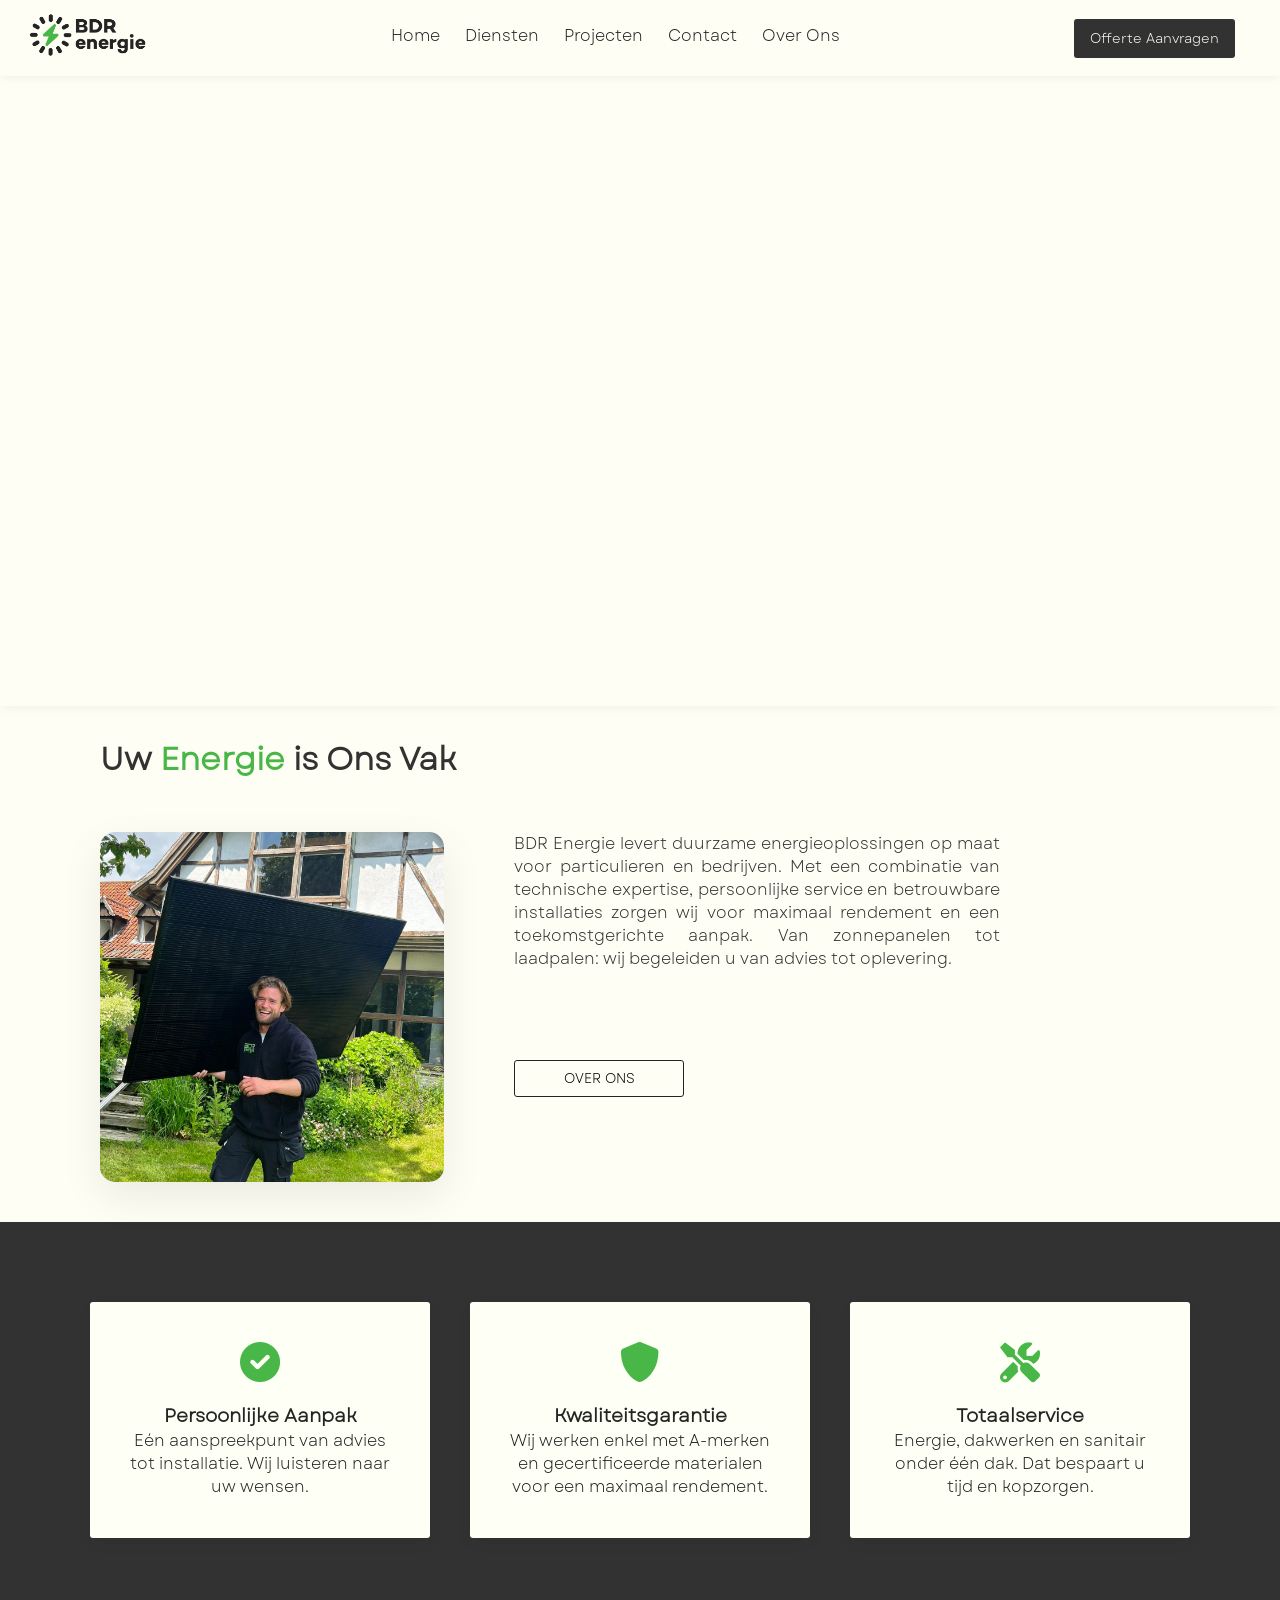
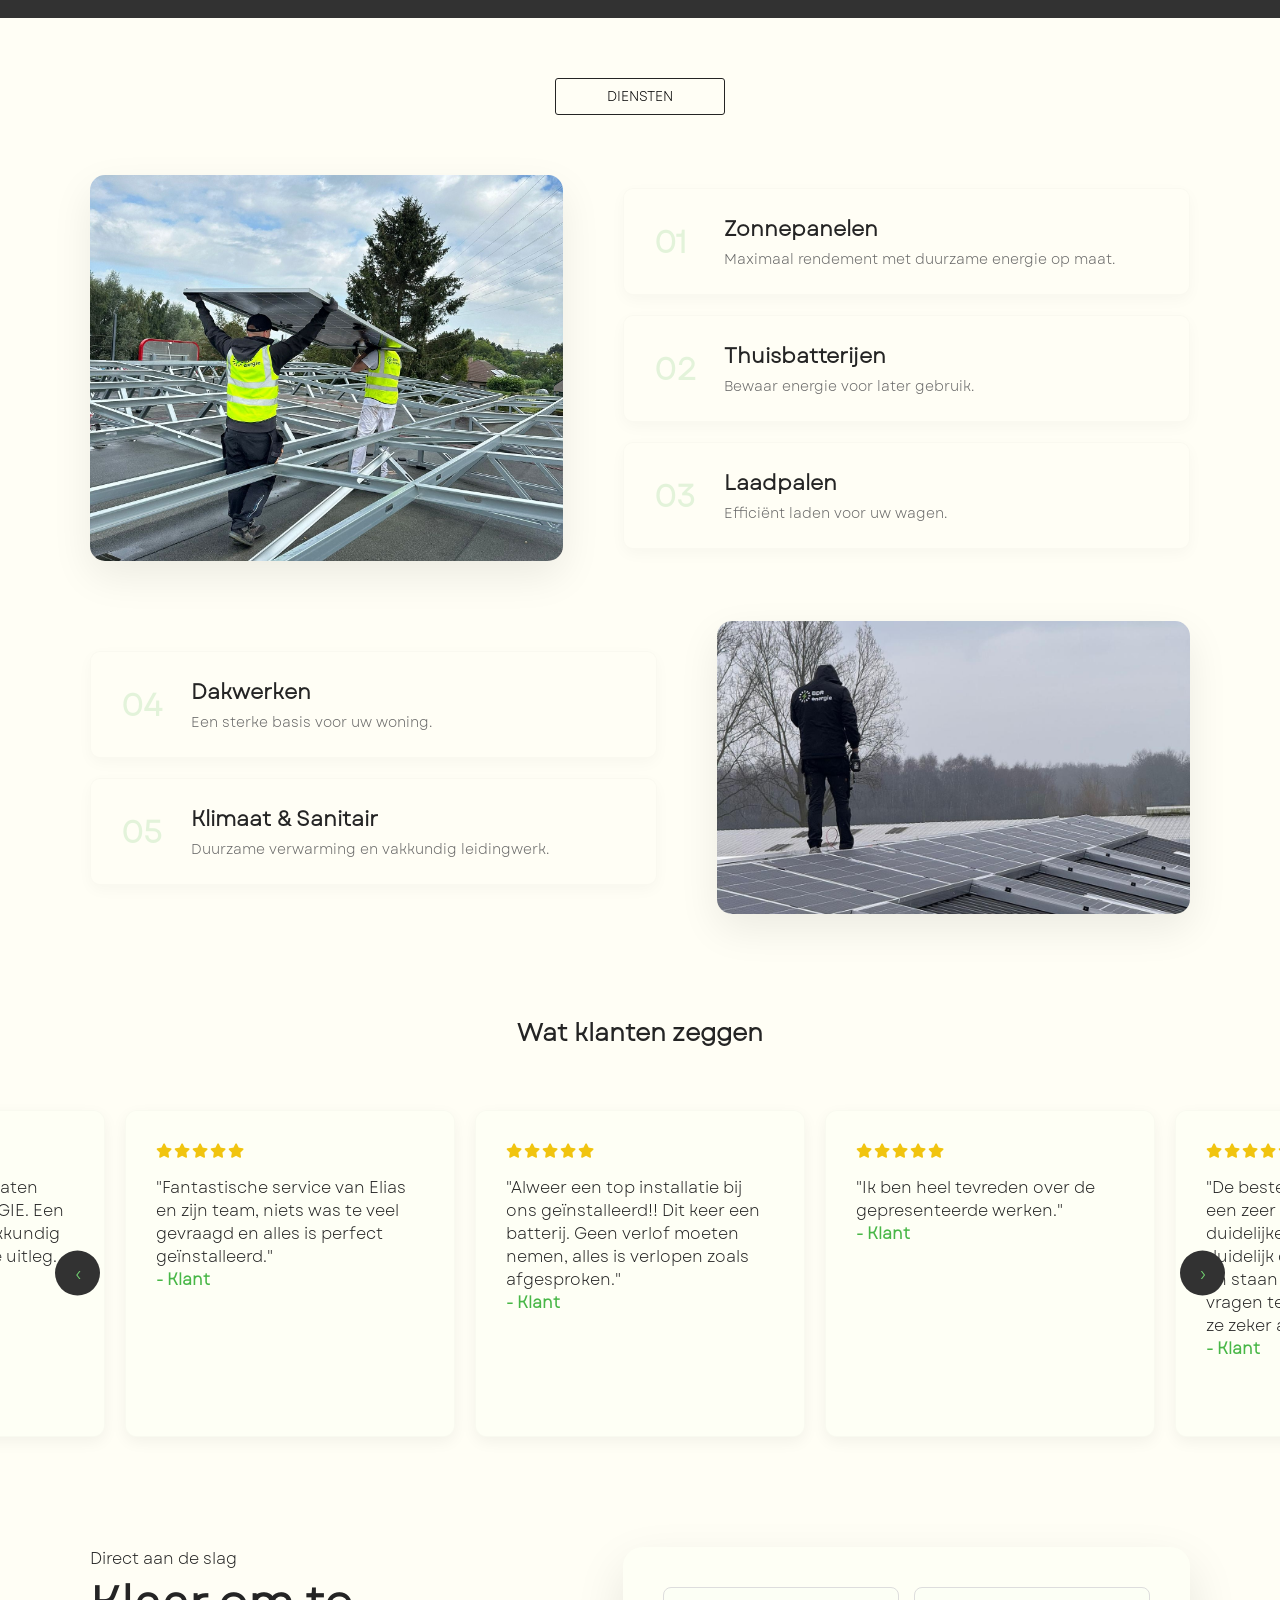
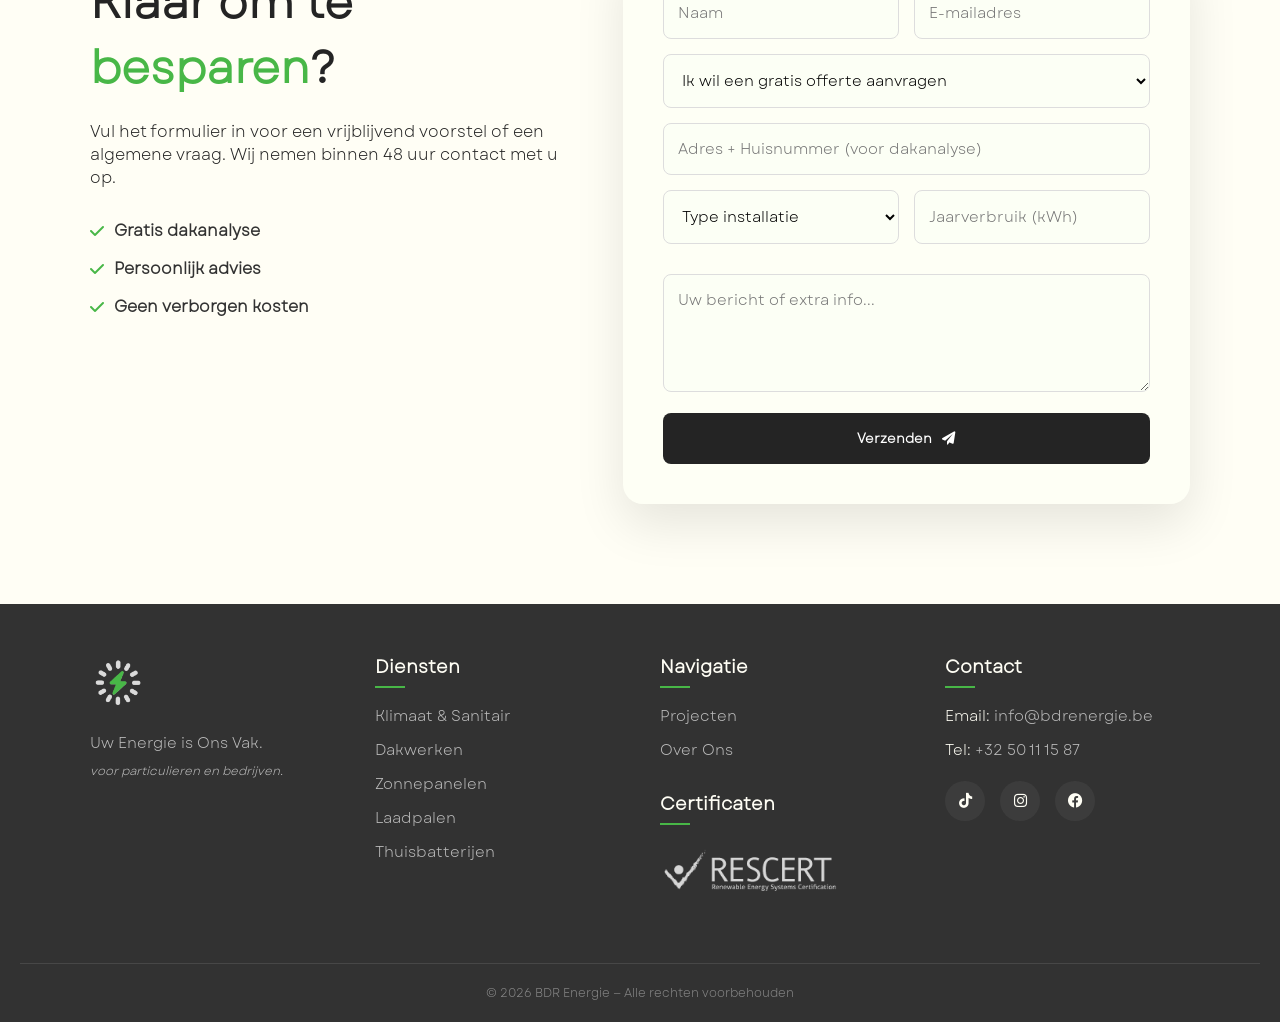
<file: index.html>
<!doctype html>
<html lang="nl">
  <head>
    <meta charset="UTF-8" />
    <meta name="viewport" content="width=device-width, initial-scale=1.0" />
    <title>BDR Energie</title>
    <link rel="stylesheet" href="./style/main.css" />
    <link rel="stylesheet" href="./style/mobile.css" />
    <link rel="stylesheet" href="./style/animaties.css" />
    <link rel="icon" type="image/x-icon" href="/assets/favicon.svg" />
  </head>
  <body>
    <header class="header">
      <div class="menu">
        <a href="./index.html"><img src="./assets/logo-bdr.png" id="logo" /></a>

        <ul class="tabs" id="nav">
          <li><a href="./index.html">Home</a></li>
          <li><a href="./diensten.html">Diensten</a></li>
          <li><a href="./projecten.html">Projecten</a></li>
          <li><a href="./contact.html">Contact</a></li>
          <li><a href="./overons.html">Over Ons</a></li>
        </ul>

        <button
          id="offertebtn"
          onclick="window.location.href = './index.html#offerte-sectie'"
        >
          Offerte Aanvragen
        </button>

        <div class="hamburger" onclick="toggleMenu()">☰</div>
      </div>
    </header>

    <span class="header-video">
      <div class="hero-video">
        <video autoplay muted loop playsinline>
          <source src="./assets/bdr_promotional_video.mp4" type="video/mp4" />
        </video>

        <div class="hero-overlay"></div>
      </div>
    </span>

    <section class="over-ons">
      <h1>Uw <span id="word">Energie</span> is Ons Vak</h1>
      <div class="over-ons-container">
        <img src="./assets/imagefront.jpeg" id="over-ons-pic" />
        <div>
          <p>
            BDR Energie levert duurzame energieoplossingen op maat voor
            particulieren en bedrijven. Met een combinatie van technische
            expertise, persoonlijke service en betrouwbare installaties zorgen
            wij voor maximaal rendement en een toekomstgerichte aanpak. Van
            zonnepanelen tot laadpalen: wij begeleiden u van advies tot
            oplevering.
          </p>
          <button onclick="window.location.href = './overons.html'">
            Over Ons
          </button>
        </div>
      </div>
    </section>

    <!-- <section>
      <div class="waarden-container">
        <div class="waarde">
          <h3>Slim energiebeheer op maat</h3>
          <p>
            Van zonnepanelen tot thuisbatterijen en laadpalen: wij zorgen ervoor
            dat uw energieverbruik optimaal wordt afgestemd op uw woning of
            bedrijf.
          </p>
        </div>
        <div class="waarde">
          <h3>Totaaloplossing zonder zorgen</h3>
          <p>
            Wij combineren energie, dakwerken en sanitair in één geïntegreerde
            aanpak. Eén partner, één planning, één duidelijke
            verantwoordelijkheid.
          </p>
        </div>
        <div class="waarde">
          <h3>Betrouwbare installatie & lange termijn service</h3>
          <p>
            Wij werken met duurzame materialen en zorgen voor een correcte
            installatie, opvolging en onderhoud. Zo bent u zeker van een systeem
            dat jarenlang blijft presteren.
          </p>
        </div>
      </div>
    </section> -->
    <section class="our-values">
      <div class="container">
        <div class="values-header">
          <h2></h2>
        </div>
        <div class="values-grid">
          <div class="value-card">
            <i class="fas fa-check-circle"></i>
            <h3>Persoonlijke Aanpak</h3>
            <p>
              Eén aanspreekpunt van advies tot installatie. Wij luisteren naar
              uw wensen.
            </p>
          </div>
          <div class="value-card">
            <i class="fas fa-shield-alt"></i>
            <h3>Kwaliteitsgarantie</h3>
            <p>
              Wij werken enkel met A-merken en gecertificeerde materialen voor
              een maximaal rendement.
            </p>
          </div>
          <div class="value-card">
            <i class="fas fa-tools"></i>
            <h3>Totaalservice</h3>
            <p>
              Energie, dakwerken en sanitair onder één dak. Dat bespaart u tijd
              en kopzorgen.
            </p>
          </div>
        </div>
      </div>
    </section>

    <section class="diensten" id="diensten-section">
      <span class="diensten-btn-area">
        <button onclick="window.location.href = './diensten.html'">
          Diensten
        </button>
      </span>

      <div class="diensten-row">
        <div class="diensten-img-container animate-on-scroll fade-in-left">
          <img
            src="./assets/banner_zonnepanelen.jpg"
            alt="Zonnepanelen realisatie"
          />
        </div>

        <div class="diensten-list">
          <a
            href="./diensten.html#zonnepanelen"
            class="dienst-link animate-on-scroll fade-in-right"
            data-delay="100"
          >
            <div class="dienst">
              <span class="dienst-number">01</span>
              <div class="dienst-content">
                <h3>Zonnepanelen</h3>
                <p>Maximaal rendement met duurzame energie op maat.</p>
              </div>
              <i class="fas fa-arrow-right list-arrow"></i>
            </div>
          </a>

          <a
            href="./diensten.html#thuisbatterijen"
            class="dienst-link animate-on-scroll fade-in-right"
            data-delay="300"
          >
            <div class="dienst">
              <span class="dienst-number">02</span>
              <div class="dienst-content">
                <h3>Thuisbatterijen</h3>
                <p>Bewaar energie voor later gebruik.</p>
              </div>
              <i class="fas fa-arrow-right list-arrow"></i>
            </div>
          </a>

          <a
            href="./diensten.html#laadpalen"
            class="dienst-link animate-on-scroll fade-in-right"
            data-delay="500"
          >
            <div class="dienst">
              <span class="dienst-number">03</span>
              <div class="dienst-content">
                <h3>Laadpalen</h3>
                <p>Efficiënt laden voor uw wagen.</p>
              </div>
              <i class="fas fa-arrow-right list-arrow"></i>
            </div>
          </a>
        </div>
      </div>

      <div class="diensten-row reverse">
        <div class="diensten-list">
          <a
            href="./diensten.html#dakwerken"
            class="dienst-link animate-on-scroll fade-in-left"
            data-delay="100"
          >
            <div class="dienst">
              <span class="dienst-number">04</span>
              <div class="dienst-content">
                <h3>Dakwerken</h3>
                <p>Een sterke basis voor uw woning.</p>
              </div>
              <i class="fas fa-arrow-right list-arrow"></i>
            </div>
          </a>

          <a
            href="./diensten.html#sanitair"
            class="dienst-link animate-on-scroll fade-in-left"
            data-delay="300"
          >
            <div class="dienst">
              <span class="dienst-number">05</span>
              <div class="dienst-content">
                <h3>Klimaat & Sanitair</h3>
                <p>Duurzame verwarming en vakkundig leidingwerk.</p>
              </div>
              <i class="fas fa-arrow-right list-arrow"></i>
            </div>
          </a>
        </div>

        <div class="diensten-img-container animate-on-scroll fade-in-right">
          <img src="./assets/winter.jpeg" alt="Sanitair werken" />
        </div>
      </div>
    </section>

    <section class="recensies">
      <div class="recensies-container">
        <div class="recensies-header">
          <h2>Wat klanten zeggen</h2>
        </div>
        <div class="recensies-wrapper">
          <button class="arrow left" onclick="scrollReviews(-1)">‹</button>
          <div class="recensies-track" id="reviewsTrack">
            <div class="review">
              <div class="stars">
                <i class="fas fa-star"></i><i class="fas fa-star"></i
                ><i class="fas fa-star"></i><i class="fas fa-star"></i
                ><i class="fas fa-star"></i>
              </div>
              <p>
                "Goede service. Kleine probleempje werd vakkundig opgelost,
                zonder enig gemor. Zelfs een noodzakelijke verbetering ( wat
                buiten hun 'scope' was!! ) , werd - aan redelijke prijs- meteen
                aangepast in de verdeelkast. Bedankt!"
              </p>
              <h4>- Klant</h4>
            </div>
            <div class="review">
              <div class="stars">
                <i class="fas fa-star"></i><i class="fas fa-star"></i
                ><i class="fas fa-star"></i><i class="fas fa-star"></i
                ><i class="fas fa-star"></i>
              </div>
              <p>
                "Nadat de vorige firma mij in de steek had gelaten heeft BDR
                ENERGIE mij heel goed geholpen en uit de nood geholpen aan een
                zeer redelijke prijs. nogmaals BEDANKT"
              </p>
              <h4>- Klant</h4>
            </div>
            <div class="review">
              <div class="stars">
                <i class="fas fa-star"></i><i class="fas fa-star"></i
                ><i class="fas fa-star"></i><i class="fas fa-star"></i
                ><i class="fas fa-star"></i>
              </div>
              <p>
                "Vandaag thuisbattery laten plaatsen van BDR ENERGIE. Een
                persoon met kennis vakkundig geplaatst en voldoende uitleg. Een
                aanrader."
              </p>
              <h4>- Klant</h4>
            </div>
            <div class="review">
              <div class="stars">
                <i class="fas fa-star"></i><i class="fas fa-star"></i
                ><i class="fas fa-star"></i><i class="fas fa-star"></i
                ><i class="fas fa-star"></i>
              </div>
              <p>
                "Fantastische service van Elias en zijn team, niets was te veel
                gevraagd en alles is perfect geïnstalleerd."
              </p>
              <h4>- Klant</h4>
            </div>
            <div class="review">
              <div class="stars">
                <i class="fas fa-star"></i><i class="fas fa-star"></i
                ><i class="fas fa-star"></i><i class="fas fa-star"></i
                ><i class="fas fa-star"></i>
              </div>
              <p>
                "Alweer een top installatie bij ons geïnstalleerd!! Dit keer een
                batterij. Geen verlof moeten nemen, alles is verlopen zoals
                afgesproken."
              </p>
              <h4>- Klant</h4>
            </div>
            <div class="review">
              <div class="stars">
                <i class="fas fa-star"></i><i class="fas fa-star"></i
                ><i class="fas fa-star"></i><i class="fas fa-star"></i
                ><i class="fas fa-star"></i>
              </div>
              <p>"Ik ben heel tevreden over de gepresenteerde werken."</p>
              <h4>- Klant</h4>
            </div>
            <div class="review">
              <div class="stars">
                <i class="fas fa-star"></i><i class="fas fa-star"></i
                ><i class="fas fa-star"></i><i class="fas fa-star"></i
                ><i class="fas fa-star"></i>
              </div>
              <p>
                "De beste in het vak! Wij kregen een zeer uitgebreide en
                duidelijke uitleg, ze weten duidelijk over wat ze het hebben en
                staan ook steeds klaar om je vragen te beantwoorden. Ik kan ze
                zeker aanraden!"
              </p>
              <h4>- Klant</h4>
            </div>
          </div>
          <button class="arrow right" onclick="scrollReviews(1)">›</button>
        </div>
        <div class="progress-container">
          <div class="progress-bar" id="scrollBar"></div>
        </div>
      </div>
    </section>

    <section class="home-offerte" id="offerte-sectie">
      <div class="offerte-container animate-on-scroll fade-in-up">
        <div class="offerte-text">
          <span class="subtitle">Direct aan de slag</span>
          <h2>Klaar om te <span id="word">besparen</span>?</h2>
          <p>
            Vul het formulier in voor een vrijblijvend voorstel of een algemene
            vraag. Wij nemen binnen 48 uur contact met u op.
          </p>

          <div class="offerte-features">
            <div class="feat">
              <i class="fas fa-check"></i> Gratis dakanalyse
            </div>
            <div class="feat">
              <i class="fas fa-check"></i> Persoonlijk advies
            </div>
            <div class="feat">
              <i class="fas fa-check"></i> Geen verborgen kosten
            </div>
          </div>
        </div>

        <div class="offerte-card">
          <form
            id="offerte-form"
            data-web3forms
            data-error-id="offerte-form-error"
            action="https://api.web3forms.com/submit"
            method="POST"
            class="bdr-offerte-form"
          >
            <input
              type="hidden"
              name="access_key"
              value="757355f6-6854-4986-b210-68ca87c431a6"
            />
            <input
              type="hidden"
              name="redirect"
              value="./form-completed.html"
            />
            <input
              type="hidden"
              name="subject"
              value="Nieuwe offerte of vraag via website - BDR Energie"
            />
            <div class="form-row">
              <input type="text" name="name" placeholder="Naam" />
              <input
                type="email"
                name="email"
                placeholder="E-mailadres"
                required
              />
            </div>

            <div class="form-group">
              <select
                id="aanvraag-type"
                name="aanvraag_type"
                onchange="toggleFormFields()"
              >
                <option value="offerte" selected>
                  Ik wil een gratis offerte aanvragen
                </option>
                <option value="vraag">Ik heb een algemene vraag</option>
              </select>
            </div>

            <div id="extra-offerte-velden" class="hidden-fields">
              <div class="form-group">
                <input
                  type="text"
                  name="adres"
                  placeholder="Adres + Huisnummer (voor dakanalyse)"
                />
              </div>
              <div class="form-row">
                <select name="type_installatie">
                  <option value="" disabled selected>Type installatie</option>
                  <option value="zonnepanelen">Zonnepanelen</option>
                  <option value="batterij">Thuisbatterij</option>
                  <option value="laadpaal">Laadpaal</option>
                  <option value="airco">Airco's</option>
                  <option value="sanitair">Sanitair</option>
                  <option value="totaal">Totaalpakket</option>
                </select>
                <input
                  type="number"
                  name="jaarverbruik"
                  placeholder="Jaarverbruik (kWh)"
                />
              </div>
            </div>

            <div class="form-group">
              <textarea
                name="bericht"
                placeholder="Uw bericht of extra info..."
                rows="4"
              ></textarea>
            </div>

            <p
              id="offerte-form-error"
              class="form-service-error"
              role="alert"
              hidden
            ></p>

            <button type="submit" class="submit-btn">
              Verzenden <i class="fas fa-paper-plane"></i>
            </button>
          </form>
        </div>
      </div>
    </section>

    <footer class="footer">
      <div class="footer-container">
        <div class="footer-col brand">
          <img
            src="./assets/logo-white.png"
            class="footer-logo"
            alt="BDR Energie Logo"
          />
          <p>
            Uw Energie is Ons Vak.<br /><span
              >voor particulieren en bedrijven.</span
            >
          </p>
        </div>

        <div class="footer-col">
          <h4>Diensten</h4>
          <ul>
            <li><a href="./diensten.html#sanitair">Klimaat & Sanitair</a></li>
            <li><a href="./diensten.html#dakwerken">Dakwerken</a></li>
            <li><a href="./diensten.html#zonnepanelen">Zonnepanelen</a></li>
            <li><a href="./diensten.html#laadpalen">Laadpalen</a></li>
            <li>
              <a href="./diensten.html#thuisbatterijen">Thuisbatterijen</a>
            </li>
          </ul>
        </div>

        <div class="footer-col">
          <h4>Navigatie</h4>
          <ul>
            <li><a href="./projecten.html">Projecten</a></li>
            <li><a href="./overons.html">Over Ons</a></li>
          </ul>
          <h4 class="cert-title">Certificaten</h4>
          <a href="https://rescert.be/nl/list?res_category=2" target="_blank">
            <img
              src="./assets/rescert.png"
              class="cert-img"
              alt="Rescert Certificaat"
            />
          </a>
        </div>

        <div class="footer-col">
          <h4>Contact</h4>
          <ul class="contact-list">
            <li>
              Email: <a href="mailto:info@bdrenergie.be">info@bdrenergie.be</a>
            </li>
            <li>Tel: <a href="tel:+3250111587">+32 50 11 15 87</a></li>
          </ul>
          <div class="social-links">
            <a
              href="https://www.tiktok.com/@bdrenergie/"
              target="_blank"
              class="social-icon"
              ><i class="fab fa-tiktok"></i
            ></a>
            <a
              href="https://www.instagram.com/bdrenergie/"
              target="_blank"
              class="social-icon"
              ><i class="fab fa-instagram"></i
            ></a>
            <a
              href="https://www.facebook.com/p/BDR-energie-100090454265218/"
              target="_blank"
              class="social-icon"
              ><i class="fab fa-facebook"></i
            ></a>
          </div>
        </div>
      </div>

      <div class="footer-bottom">
        <p>© 2026 BDR Energie — Alle rechten voorbehouden</p>
      </div>
    </footer>

    <link
      rel="stylesheet"
      href="https://cdnjs.cloudflare.com/ajax/libs/font-awesome/6.0.0/css/all.min.css"
    />
  </body>
  <script src="./logic/main.js"></script>
  <script src="./logic/recensies.js"></script>
  <script src="./logic/contact-form.js"></script>
</html>
</file>
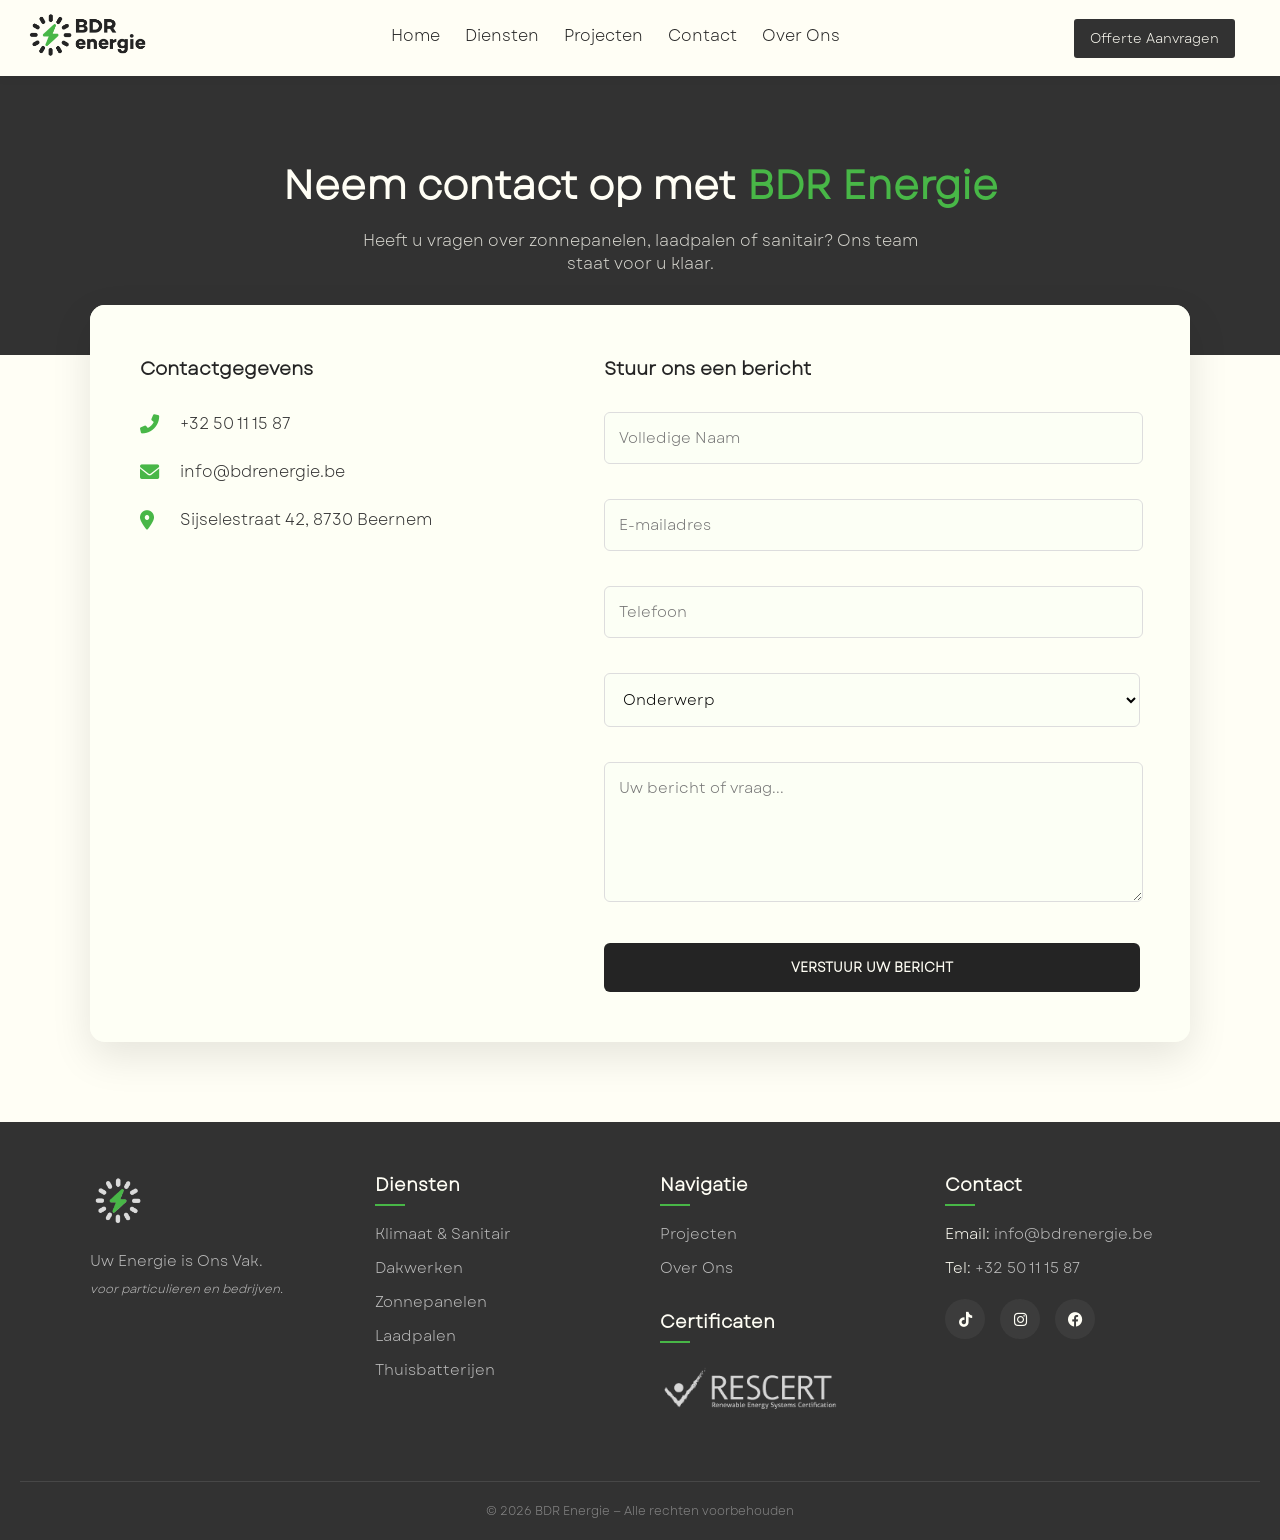
<file: contact.html>
<!doctype html>
<html lang="nl">
  <head>
    <meta charset="UTF-8" />
    <meta name="viewport" content="width=device-width, initial-scale=1.0" />
    <title>Contact - BDR Energie</title>
    <link rel="stylesheet" href="./style/main.css" />
    <link rel="stylesheet" href="./style/animaties.css" />
    <link rel="stylesheet" href="./style/contact.css" />
    <link rel="stylesheet" href="./style/mobile.css" />
    <link rel="icon" type="image/x-icon" href="/assets/favicon.svg" />
  </head>

  <body>
    <header class="header">
      <div class="menu">
        <a href="./index.html"><img src="./assets/logo-bdr.png" id="logo" /></a>

        <ul class="tabs" id="nav">
          <li><a href="./index.html">Home</a></li>
          <li><a href="./diensten.html">Diensten</a></li>
          <li><a href="./projecten.html">Projecten</a></li>
          <li><a href="./contact.html">Contact</a></li>
          <li><a href="./overons.html">Over Ons</a></li>
        </ul>

        <button
          id="offertebtn"
          onclick="window.location.href = './index.html#offerte-sectie'"
        >
          Offerte Aanvragen
        </button>

        <div class="hamburger" onclick="toggleMenu()">☰</div>
      </div>
    </header>
    <section class="contact-hero">
      <h1>Neem contact op met <span id="word">BDR Energie</span></h1>
      <p>
        Heeft u vragen over zonnepanelen, laadpalen of sanitair? Ons team staat
        voor u klaar.
      </p>
    </section>

    <section class="contact-page">
      <div class="contact-grid">
        <div class="contact-details">
          <h3>Contactgegevens</h3>
          <div class="contact-item">
            <i class="fas fa-phone-alt"></i>
            <span><a href="tel:+32493299175">+32 50 11 15 87</a></span>
          </div>
          <div class="contact-item">
            <i class="fas fa-envelope"></i>
            <span
              ><a href="mailto:info@bdrenergie.be">info@bdrenergie.be</a></span
            >
          </div>
          <div class="contact-item">
            <i class="fas fa-map-marker-alt"></i>
            <span>Sijselestraat 42, 8730 Beernem</span>
          </div>

          <div class="contact-map">
            <iframe
              src="https://www.google.com/maps/embed?pb=!1m18!1m12!1m3!1d2503.7365618413645!2d3.3361843!3d51.1317666!2m3!1f0!2f0!3f0!3m2!1i1024!2i768!4f13.1!3m3!1m2!1s0x47c35061694f6f7d%3A0x7d6c6e76878b4b7c!2sSijselestraat%2042%2C%208730%20Beernem!5e0!3m2!1snl!2sbe!4v1710500000000!5m2!1snl!2sbe"
              width="100%"
              height="250"
              style="border: 0"
              allowfullscreen=""
              loading="lazy"
            >
            </iframe>
          </div>
        </div>

        <div class="contact-form-wrapper">
          <h3>Stuur ons een bericht</h3>
          <form
            id="contact-form"
            data-web3forms
            data-error-id="contact-form-error"
            action="https://api.web3forms.com/submit"
            method="POST"
            class="bdr-form"
          >
            <input
              type="hidden"
              name="access_key"
              value="38a9959f-8b40-42e0-8e69-24d7278354b8"
            />
            <input
              type="hidden"
              name="redirect"
              value="./form-completed.html"
            />
            <input
              type="hidden"
              name="subject"
              value="Nieuw bericht via contactformulier - BDR Energie"
            />
            <div class="form-group">
              <input
                type="text"
                name="name"
                placeholder="Volledige Naam"
                required
              />
            </div>
            <div class="form-group">
              <input
                type="email"
                name="email"
                placeholder="E-mailadres"
                required
              />
            </div>
            <div class="form-group">
              <input
                type="tel"
                name="phone"
                placeholder="Telefoon"
                required
              />
            </div>
            <div class="form-group">
              <select name="onderwerp" required>
                <option value="" disabled selected>Onderwerp</option>
                <option>Algemene elektriciteitswerken</option>
                <option>Zonnepanelen</option>
                <option>Thuisbatterijen</option>
                <option>Omvormers</option>
                <option>Warmtepompen</option>
                <option>Laadpalen</option>
                <option>Airconditioning</option>
              </select>
            </div>
            <div class="form-group">
              <textarea
                name="question"
                placeholder="Uw bericht of vraag..."
                rows="5"
                required
              ></textarea>
            </div>
            <p
              id="contact-form-error"
              class="form-service-error"
              role="alert"
              hidden
            ></p>
            <button type="submit" class="submit-btn">Verstuur uw bericht</button>
          </form>
        </div>
      </div>
    </section>

    <footer class="footer">
      <div class="footer-container">
        <div class="footer-col brand">
          <img
            src="./assets/logo-white.png"
            class="footer-logo"
            alt="BDR Energie Logo"
          />
          <p>
            Uw Energie is Ons Vak.<br /><span
              >voor particulieren en bedrijven.</span
            >
          </p>
        </div>

        <div class="footer-col">
          <h4>Diensten</h4>
          <ul>
            <li><a href="./diensten.html#sanitair">Klimaat & Sanitair</a></li>
            <li><a href="./diensten.html#dakwerken">Dakwerken</a></li>
            <li><a href="./diensten.html#zonnepanelen">Zonnepanelen</a></li>
            <li><a href="./diensten.html#laadpalen">Laadpalen</a></li>
            <li>
              <a href="./diensten.html#thuisbatterijen">Thuisbatterijen</a>
            </li>
          </ul>
        </div>

        <div class="footer-col">
          <h4>Navigatie</h4>
          <ul>
            <li><a href="./projecten.html">Projecten</a></li>
            <li><a href="./overons.html">Over Ons</a></li>
          </ul>
          <h4 class="cert-title">Certificaten</h4>
          <a href="https://rescert.be/nl/list?res_category=2" target="_blank">
            <img
              src="./assets/rescert.png"
              class="cert-img"
              alt="Rescert Certificaat"
            />
          </a>
        </div>

        <div class="footer-col">
          <h4>Contact</h4>
          <ul class="contact-list">
            <li>
              Email: <a href="mailto:info@bdrenergie.be">info@bdrenergie.be</a>
            </li>
            <li>Tel: <a href="tel:+3250111587">+32 50 11 15 87</a></li>
          </ul>
          <div class="social-links">
            <a
              href="https://www.tiktok.com/@bdrenergie/"
              target="_blank"
              class="social-icon"
              ><i class="fab fa-tiktok"></i
            ></a>
            <a
              href="https://www.instagram.com/bdrenergie/"
              target="_blank"
              class="social-icon"
              ><i class="fab fa-instagram"></i
            ></a>
            <a
              href="https://www.facebook.com/p/BDR-energie-100090454265218/"
              target="_blank"
              class="social-icon"
              ><i class="fab fa-facebook"></i
            ></a>
          </div>
        </div>
      </div>

      <div class="footer-bottom">
        <p>© 2026 BDR Energie — Alle rechten voorbehouden</p>
      </div>
    </footer>

    <link
      rel="stylesheet"
      href="https://cdnjs.cloudflare.com/ajax/libs/font-awesome/6.0.0/css/all.min.css"
    />
  </body>
  <script src="./logic/main.js"></script>
  <script src="./logic/contact-form.js"></script>
</html>
</file>
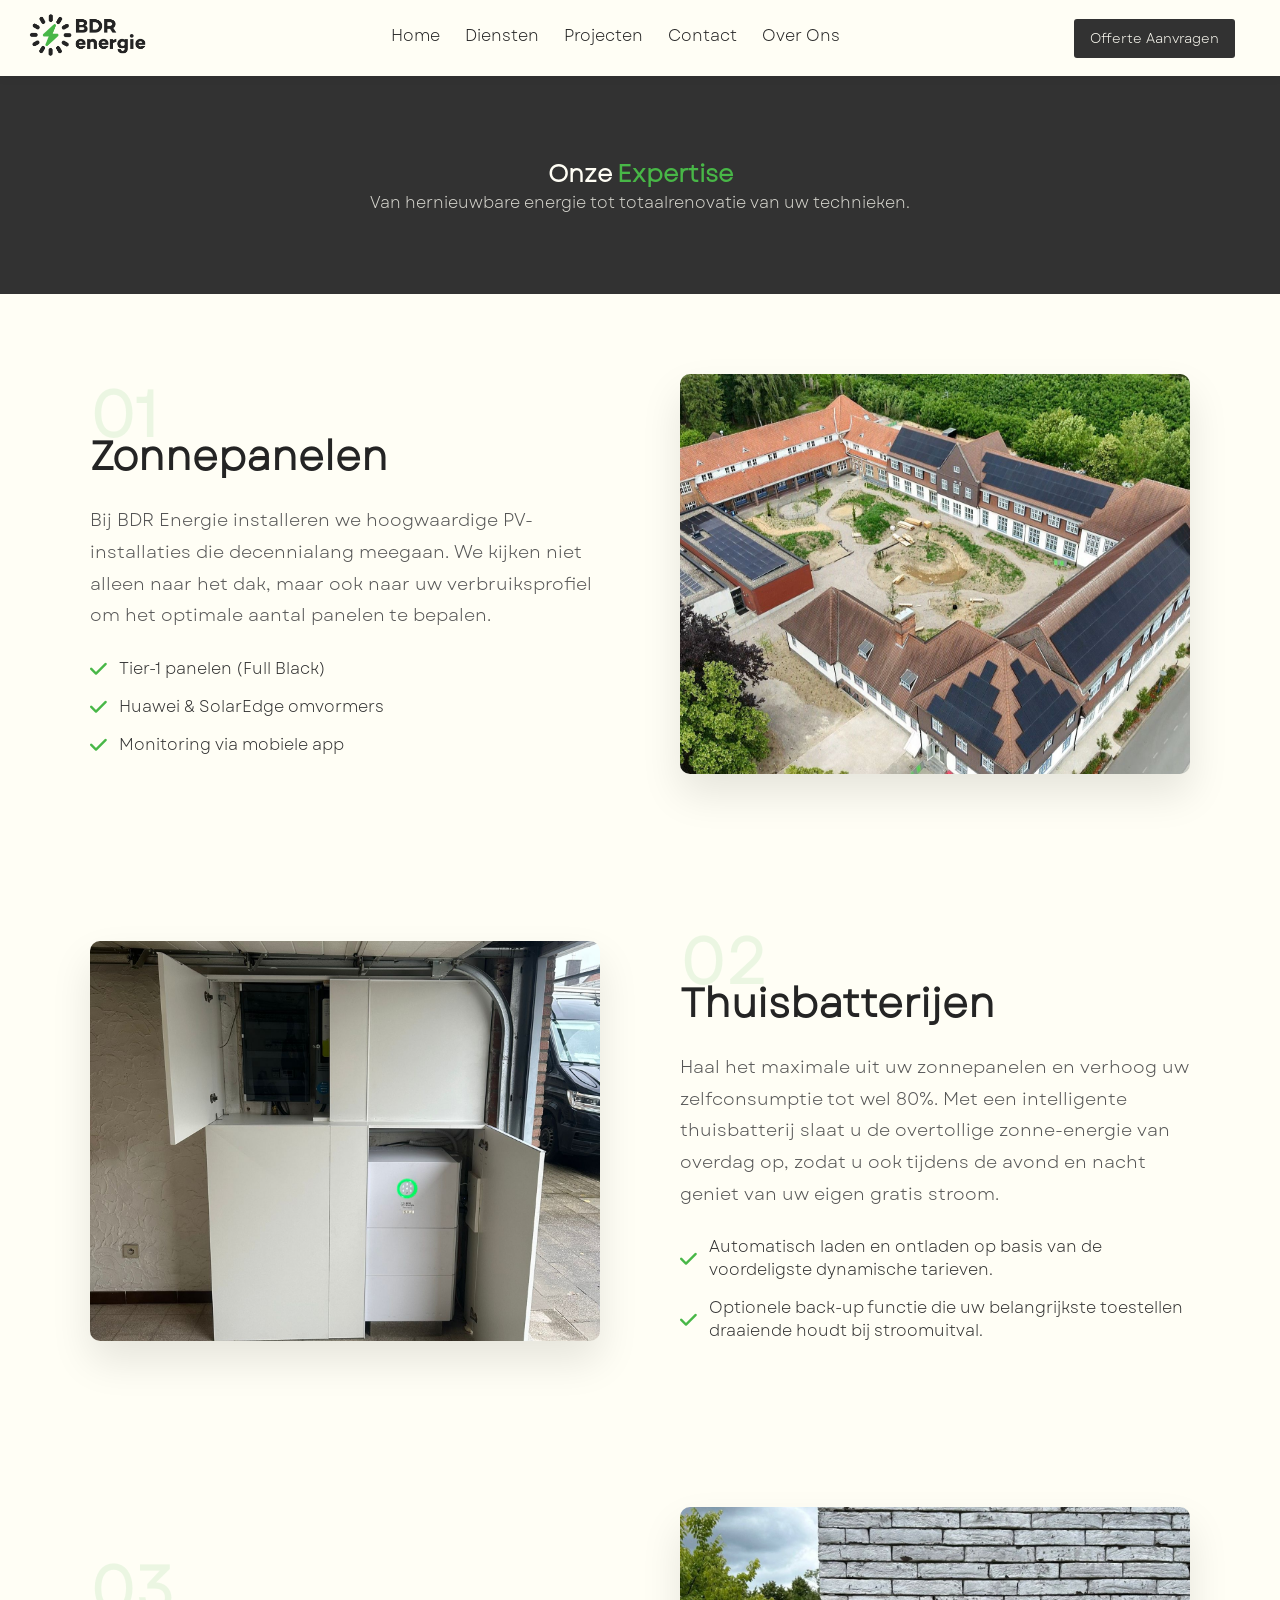
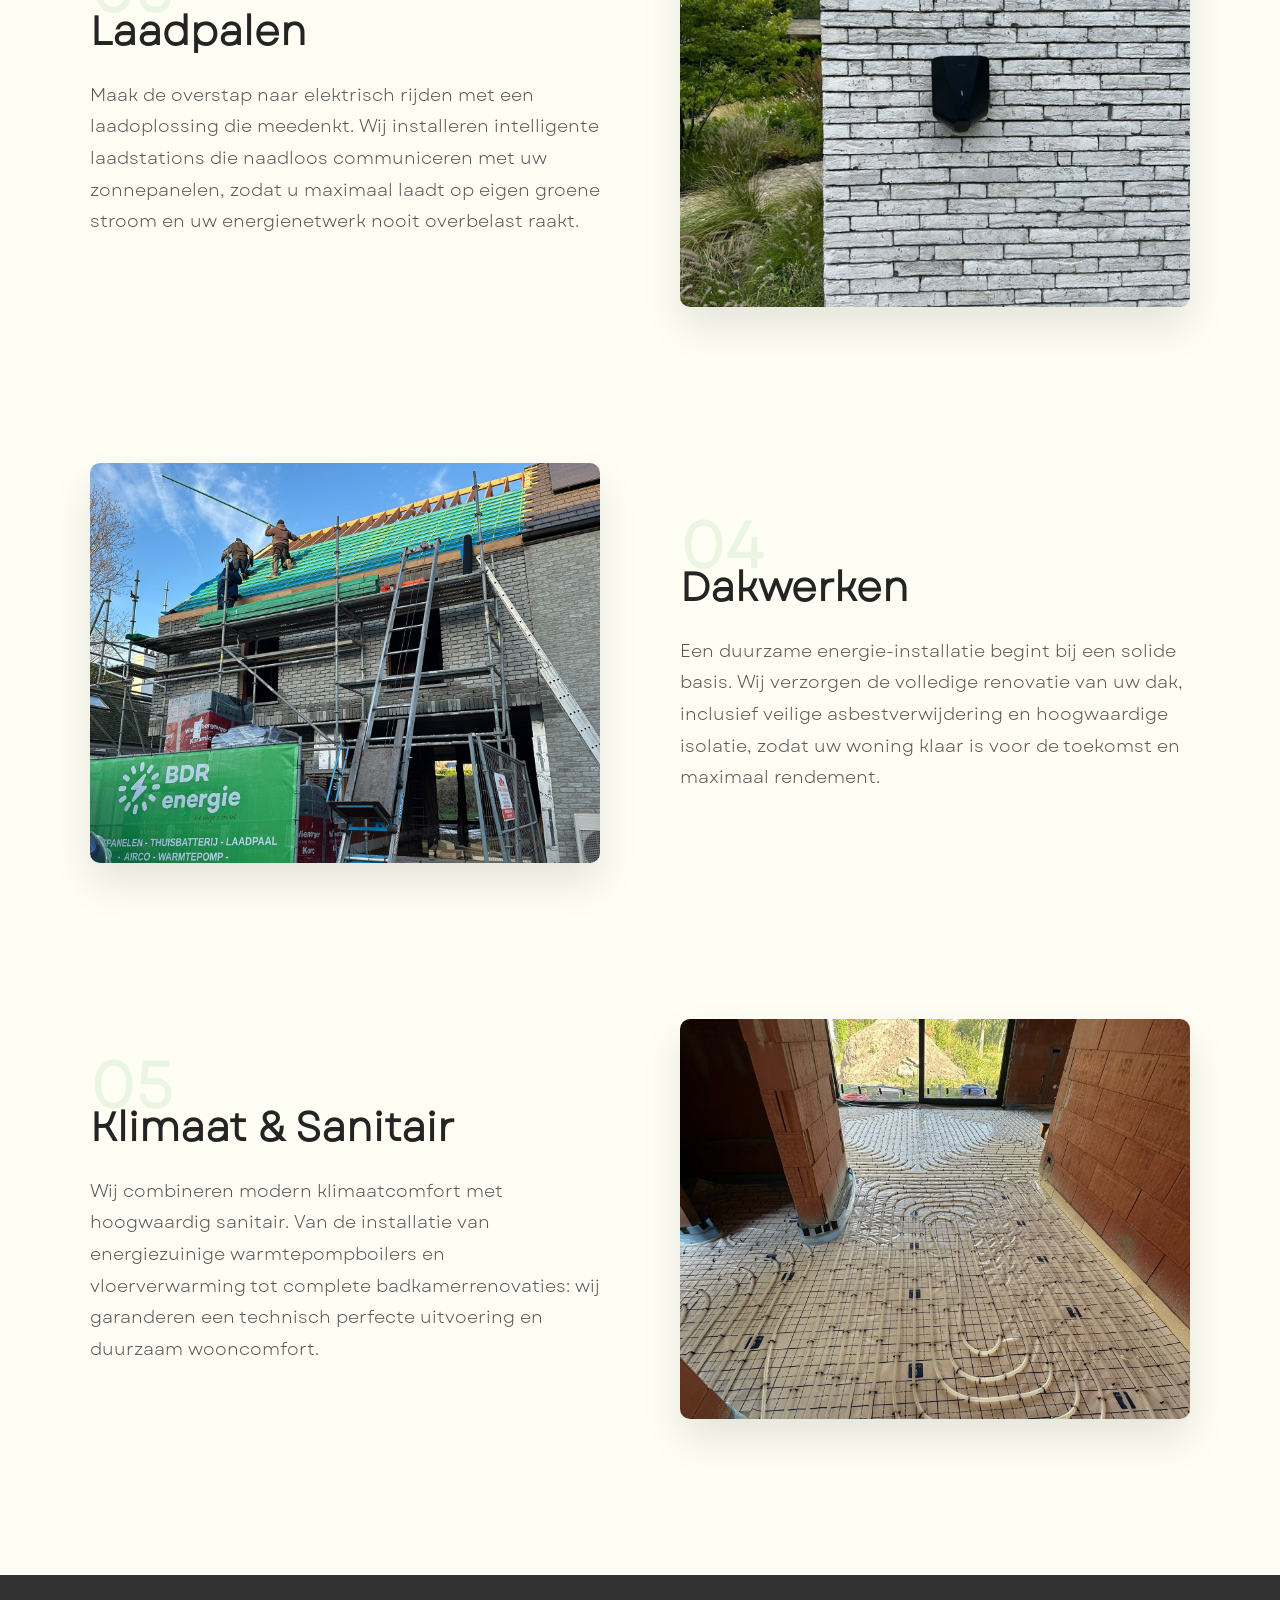
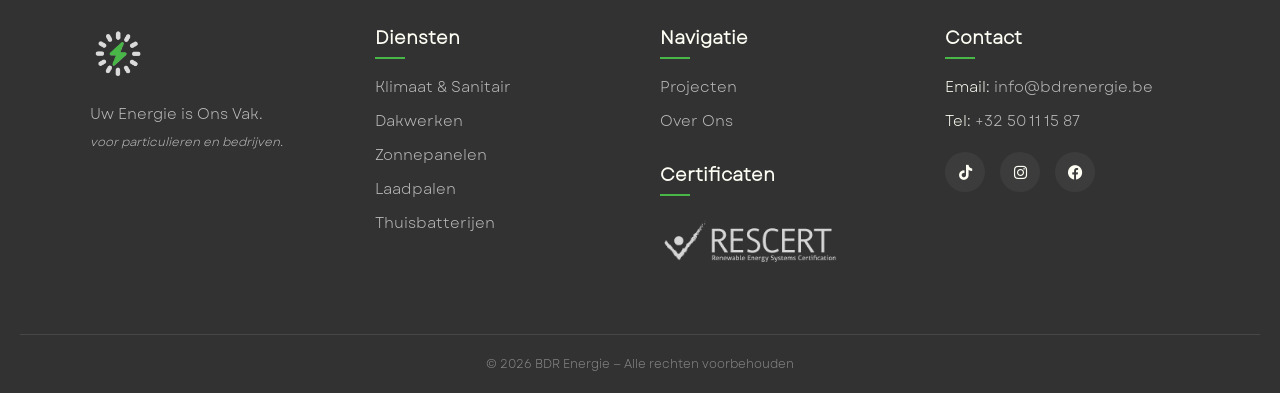
<file: diensten.html>
<!doctype html>
<html lang="en">
  <head>
    <meta charset="UTF-8" />
    <meta name="viewport" content="width=device-width, initial-scale=1.0" />
    <title>Diensten - BDR Energie</title>
    <link rel="stylesheet" href="./style/main.css" />
    <link rel="stylesheet" href="./style/animaties.css" />
    <link rel="stylesheet" href="./style/mobile.css" />
    <link rel="stylesheet" href="./style/diensten.css" />
    <link rel="icon" type="image/x-icon" href="/assets/favicon.svg" />
  </head>
  <body>
    <header class="header">
      <div class="menu">
        <a href="./index.html"><img src="./assets/logo-bdr.png" id="logo" /></a>

        <ul class="tabs" id="nav">
          <li><a href="./index.html">Home</a></li>
          <li><a href="./diensten.html">Diensten</a></li>
          <li><a href="./projecten.html">Projecten</a></li>
          <li><a href="./contact.html">Contact</a></li>
          <li><a href="./overons.html">Over Ons</a></li>
        </ul>

        <button
          id="offertebtn"
          onclick="window.location.href = './index.html#offerte-sectie'"
        >
          Offerte Aanvragen
        </button>
        <div class="hamburger" onclick="toggleMenu()">☰</div>
      </div>
    </header>

    <section class="services-hero">
      <h1>Onze <span id="word">Expertise</span></h1>
      <p>Van hernieuwbare energie tot totaalrenovatie van uw technieken.</p>
    </section>

    <section class="services-detail-list">
      <div class="service-block" id="zonnepanelen">
        <div class="service-content">
          <span class="service-num">01</span>
          <h2>Zonnepanelen</h2>
          <p>
            Bij BDR Energie installeren we hoogwaardige PV-installaties die
            decennialang meegaan. We kijken niet alleen naar het dak, maar ook
            naar uw verbruiksprofiel om het optimale aantal panelen te bepalen.
          </p>
          <ul>
            <li><i class="fas fa-check"></i> Tier-1 panelen (Full Black)</li>
            <li><i class="fas fa-check"></i> Huawei & SolarEdge omvormers</li>
            <li><i class="fas fa-check"></i> Monitoring via mobiele app</li>
          </ul>
        </div>
        <div class="service-image">
          <img
            src="./assets/diensten/zonnepanelen.jpg"
            alt="Zonnepanelen installatie"
          />
        </div>
      </div>

      <div class="service-block reverse" id="thuisbatterijen">
        <div class="service-content">
          <span class="service-num">02</span>
          <h2>Thuisbatterijen</h2>
          <p>
            Haal het maximale uit uw zonnepanelen en verhoog uw zelfconsumptie
            tot wel 80%. Met een intelligente thuisbatterij slaat u de
            overtollige zonne-energie van overdag op, zodat u ook tijdens de
            avond en nacht geniet van uw eigen gratis stroom.
          </p>
          <ul>
            <li>
              <i class="fas fa-check"></i>Automatisch laden en ontladen op basis
              van de voordeligste dynamische tarieven.
            </li>
            <li>
              <i class="fas fa-check"></i> Optionele back-up functie die uw
              belangrijkste toestellen draaiende houdt bij stroomuitval.
            </li>
          </ul>
        </div>
        <div class="service-image">
          <img
            src="./assets/diensten/thuisbatterijen.jpg"
            alt="Thuisbatterij"
          />
        </div>
      </div>

      <div class="service-block" id="laadpalen">
        <div class="service-content">
          <span class="service-num">03</span>
          <h2>Laadpalen</h2>
          <p>
            Maak de overstap naar elektrisch rijden met een laadoplossing die
            meedenkt. Wij installeren intelligente laadstations die naadloos
            communiceren met uw zonnepanelen, zodat u maximaal laadt op eigen
            groene stroom en uw energienetwerk nooit overbelast raakt.
          </p>
        </div>
        <div class="service-image">
          <img
            src="./assets/diensten/laadpalen.jpg"
            alt="Laadpaal installatie"
          />
        </div>
      </div>

      <div class="service-block reverse" id="dakwerken">
        <div class="service-content">
          <span class="service-num">04</span>
          <h2>Dakwerken</h2>
          <p>
            Een duurzame energie-installatie begint bij een solide basis. Wij
            verzorgen de volledige renovatie van uw dak, inclusief veilige
            asbestverwijdering en hoogwaardige isolatie, zodat uw woning klaar
            is voor de toekomst en maximaal rendement.
          </p>
        </div>
        <div class="service-image">
          <img src="./assets/diensten/dakwerken.jpg" alt="Dakwerken" />
        </div>
      </div>

      <div class="service-block" id="sanitair">
        <div class="service-content">
          <span class="service-num">05</span>
          <h2>Klimaat & Sanitair</h2>
          <p>
            Wij combineren modern klimaatcomfort met hoogwaardig sanitair. Van
            de installatie van energiezuinige warmtepompboilers en
            vloerverwarming tot complete badkamerrenovaties: wij garanderen een
            technisch perfecte uitvoering en duurzaam wooncomfort.
          </p>
        </div>
        <div class="service-image">
          <img src="./assets/diensten/sanitair.jpg" alt="Sanitair werken" />
        </div>
      </div>
    </section>

    <footer class="footer">
      <div class="footer-container">
        <div class="footer-col brand">
          <img
            src="./assets/logo-white.png"
            class="footer-logo"
            alt="BDR Energie Logo"
          />
          <p>
            Uw Energie is Ons Vak.<br /><span
              >voor particulieren en bedrijven.</span
            >
          </p>
        </div>

        <div class="footer-col">
          <h4>Diensten</h4>
          <ul>
            <li><a href="./diensten.html#sanitair">Klimaat & Sanitair</a></li>
            <li><a href="./diensten.html#dakwerken">Dakwerken</a></li>
            <li><a href="./diensten.html#zonnepanelen">Zonnepanelen</a></li>
            <li><a href="./diensten.html#laadpalen">Laadpalen</a></li>
            <li>
              <a href="./diensten.html#thuisbatterijen">Thuisbatterijen</a>
            </li>
          </ul>
        </div>

        <div class="footer-col">
          <h4>Navigatie</h4>
          <ul>
            <li><a href="./projecten.html">Projecten</a></li>
            <li><a href="./overons.html">Over Ons</a></li>
          </ul>
          <h4 class="cert-title">Certificaten</h4>
          <a href="https://rescert.be/nl/list?res_category=2" target="_blank">
            <img
              src="./assets/rescert.png"
              class="cert-img"
              alt="Rescert Certificaat"
            />
          </a>
        </div>

        <div class="footer-col">
          <h4>Contact</h4>
          <ul class="contact-list">
            <li>
              Email: <a href="mailto:info@bdrenergie.be">info@bdrenergie.be</a>
            </li>
            <li>Tel: <a href="tel:+3250111587">+32 50 11 15 87</a></li>
          </ul>
          <div class="social-links">
            <a
              href="https://www.tiktok.com/@bdrenergie/"
              target="_blank"
              class="social-icon"
              ><i class="fab fa-tiktok"></i
            ></a>
            <a
              href="https://www.instagram.com/bdrenergie/"
              target="_blank"
              class="social-icon"
              ><i class="fab fa-instagram"></i
            ></a>
            <a
              href="https://www.facebook.com/p/BDR-energie-100090454265218/"
              target="_blank"
              class="social-icon"
              ><i class="fab fa-facebook"></i
            ></a>
          </div>
        </div>
      </div>

      <div class="footer-bottom">
        <p>© 2026 BDR Energie — Alle rechten voorbehouden</p>
      </div>
    </footer>

    <link
      rel="stylesheet"
      href="https://cdnjs.cloudflare.com/ajax/libs/font-awesome/6.0.0/css/all.min.css"
    />
  </body>
  <script src="./logic/main.js"></script>
</html>
</file>
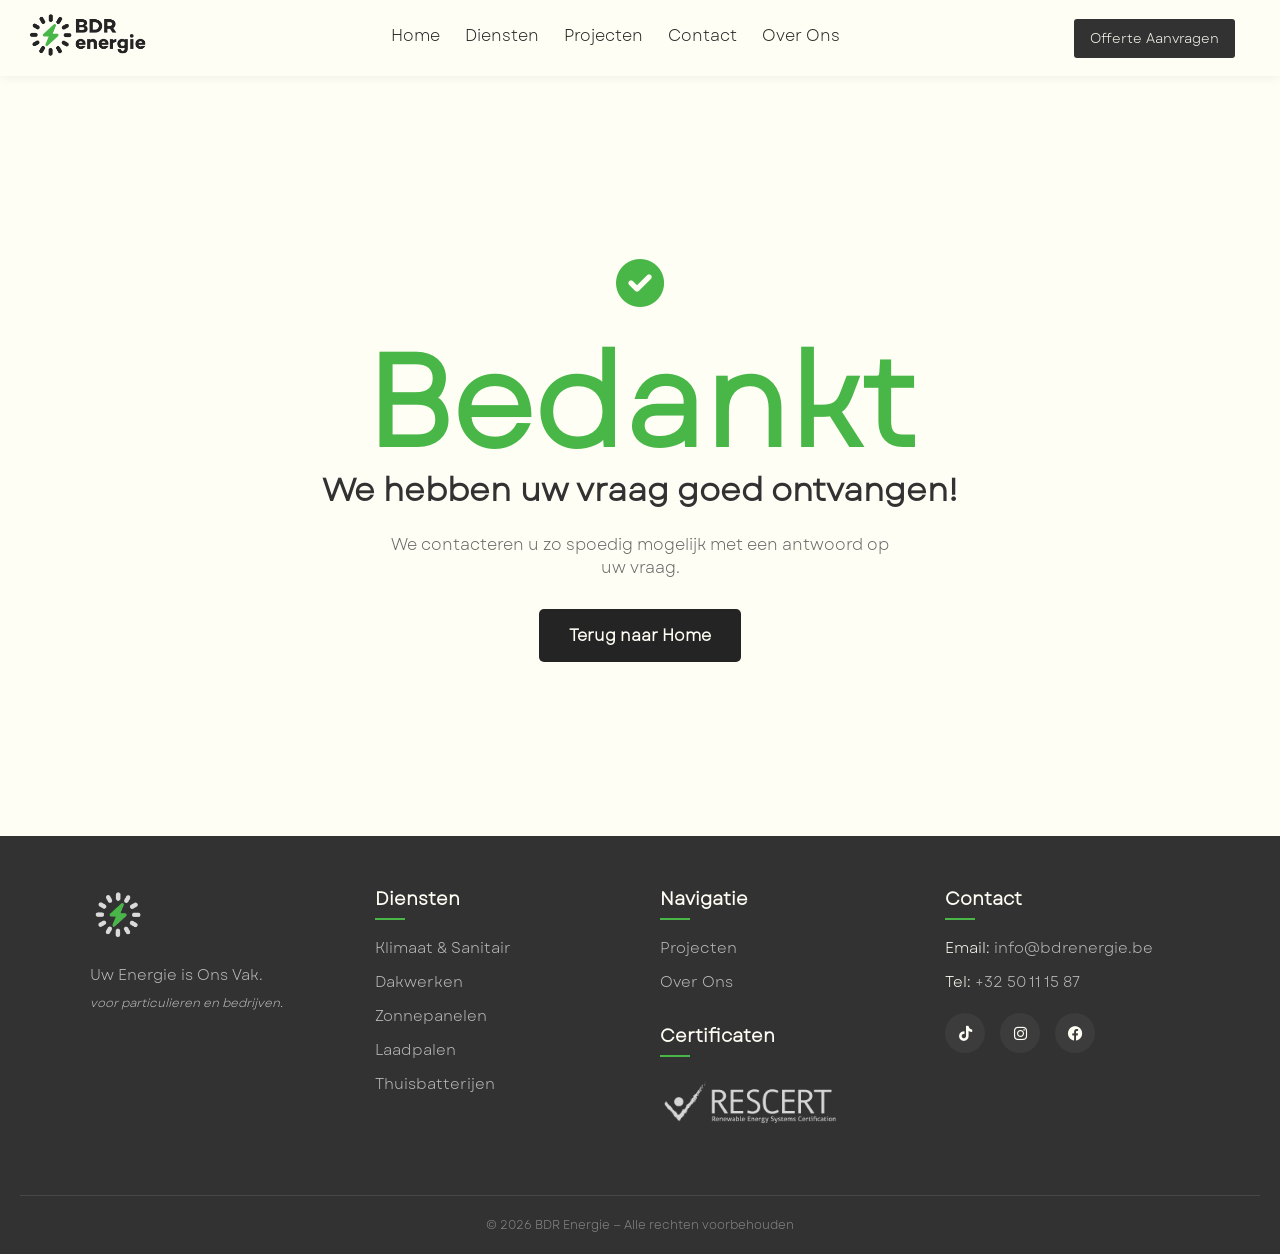
<file: form-completed.html>
<!doctype html>
<html lang="nl">
  <head>
    <meta charset="UTF-8" />
    <meta name="viewport" content="width=device-width, initial-scale=1.0" />
    <title>Bericht verzonden - BDR Energie</title>
    <link rel="stylesheet" href="./style/main.css" />
    <link rel="stylesheet" href="./style/mobile.css" />
    <link rel="stylesheet" href="./style/404.css" />
    <link rel="icon" type="image/x-icon" href="/assets/favicon.svg" />
  </head>
  <body>
    <header class="header">
      <div class="menu">
        <a href="./index.html"><img src="./assets/logo-bdr.png" id="logo" /></a>

        <ul class="tabs" id="nav">
          <li><a href="./index.html">Home</a></li>
          <li><a href="./diensten.html">Diensten</a></li>
          <li><a href="./projecten.html">Projecten</a></li>
          <li><a href="./contact.html">Contact</a></li>
          <li><a href="./overons.html">Over Ons</a></li>
        </ul>

        <button
          id="offertebtn"
          onclick="window.location.href = './index.html#offerte-sectie'"
        >
          Offerte Aanvragen
        </button>

        <div class="hamburger" onclick="toggleMenu()">☰</div>
      </div>
    </header>

    <main class="error-page">
      <div class="error-container">
        <div class="bolt-icon"><i class="fas fa-check-circle"></i></div>
        <h1>Bedankt</h1>
        <h2>We hebben uw vraag goed ontvangen!</h2>
        <p>
          We contacteren u zo spoedig mogelijk met een antwoord op uw vraag.
        </p>
        <a href="./index.html" class="error-btn">Terug naar Home</a>
      </div>
    </main>
    <footer class="footer">
      <div class="footer-container">
        <div class="footer-col brand">
          <img
            src="./assets/logo-white.png"
            class="footer-logo"
            alt="BDR Energie Logo"
          />
          <p>
            Uw Energie is Ons Vak.<br /><span
              >voor particulieren en bedrijven.</span
            >
          </p>
        </div>

        <div class="footer-col">
          <h4>Diensten</h4>
          <ul>
            <li><a href="./diensten.html#sanitair">Klimaat & Sanitair</a></li>
            <li><a href="./diensten.html#dakwerken">Dakwerken</a></li>
            <li><a href="./diensten.html#zonnepanelen">Zonnepanelen</a></li>
            <li><a href="./diensten.html#laadpalen">Laadpalen</a></li>
            <li>
              <a href="./diensten.html#thuisbatterijen">Thuisbatterijen</a>
            </li>
          </ul>
        </div>

        <div class="footer-col">
          <h4>Navigatie</h4>
          <ul>
            <li><a href="./projecten.html">Projecten</a></li>
            <li><a href="./overons.html">Over Ons</a></li>
          </ul>
          <h4 class="cert-title">Certificaten</h4>
          <a href="https://rescert.be/nl/list?res_category=2" target="_blank">
            <img
              src="./assets/rescert.png"
              class="cert-img"
              alt="Rescert Certificaat"
            />
          </a>
        </div>

        <div class="footer-col">
          <h4>Contact</h4>
          <ul class="contact-list">
            <li>
              Email: <a href="mailto:info@bdrenergie.be">info@bdrenergie.be</a>
            </li>
            <li>Tel: <a href="tel:+3250111587">+32 50 11 15 87</a></li>
          </ul>
          <div class="social-links">
            <a
              href="https://www.tiktok.com/@bdrenergie/"
              target="_blank"
              class="social-icon"
              ><i class="fab fa-tiktok"></i
            ></a>
            <a
              href="https://www.instagram.com/bdrenergie/"
              target="_blank"
              class="social-icon"
              ><i class="fab fa-instagram"></i
            ></a>
            <a
              href="https://www.facebook.com/p/BDR-energie-100090454265218/"
              target="_blank"
              class="social-icon"
              ><i class="fab fa-facebook"></i
            ></a>
          </div>
        </div>
      </div>

      <div class="footer-bottom">
        <p>© 2026 BDR Energie — Alle rechten voorbehouden</p>
      </div>
    </footer>
    <link
      rel="stylesheet"
      href="https://cdnjs.cloudflare.com/ajax/libs/font-awesome/6.0.0/css/all.min.css"
    />
    <script src="./logic/main.js"></script>
  </body>
</html>
</file>
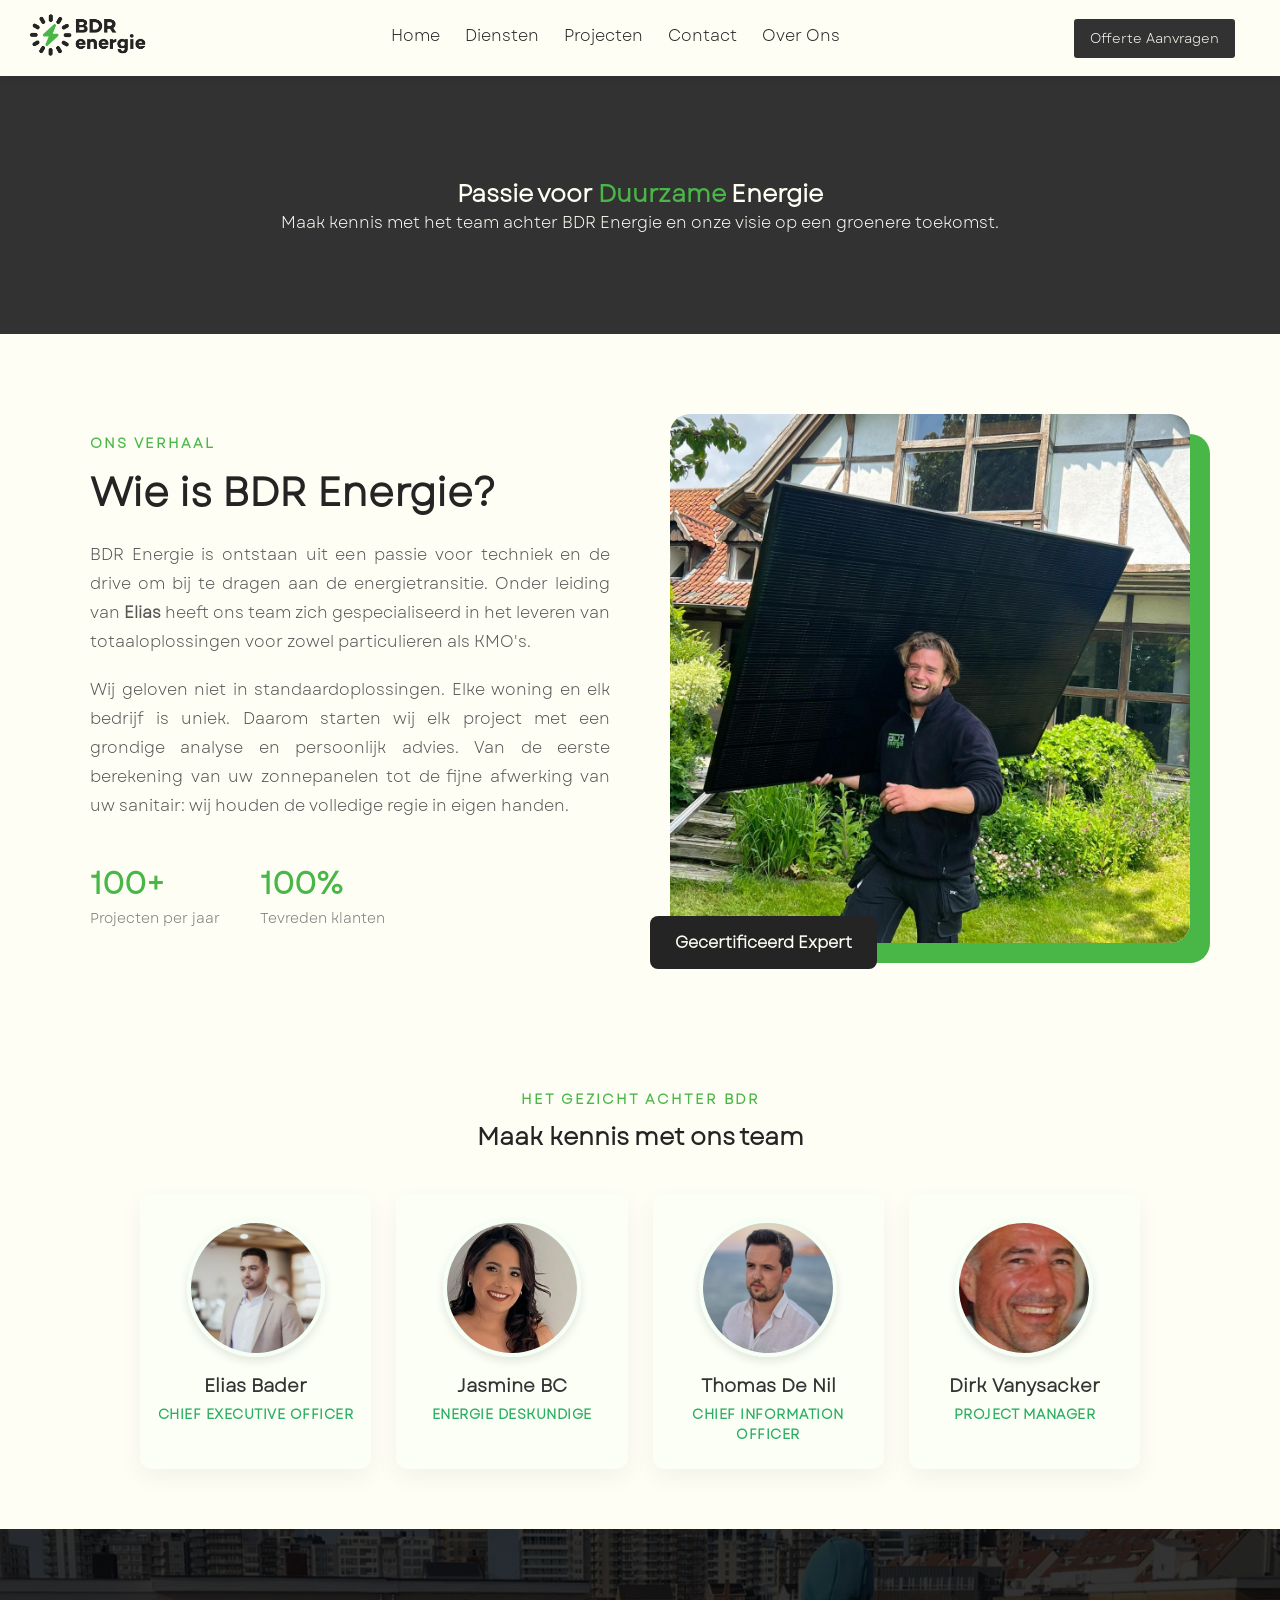
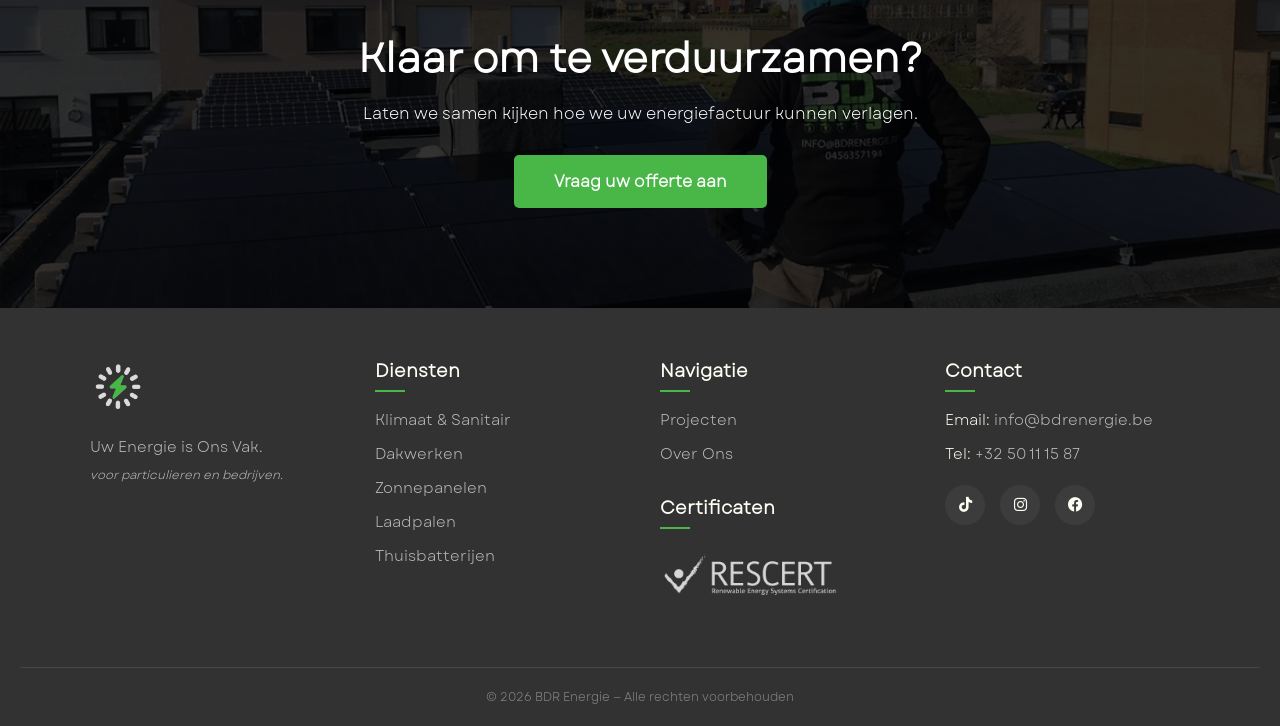
<file: overons.html>
<!doctype html>
<html lang="en">
  <head>
    <meta charset="UTF-8" />
    <meta name="viewport" content="width=device-width, initial-scale=1.0" />
    <title>Over ons - BDR Energie</title>
    <link rel="stylesheet" href="./style/main.css" />
    <link rel="stylesheet" href="./style/animaties.css" />
    <link rel="stylesheet" href="./style/overons.css" />
    <link rel="stylesheet" href="./style/mobile.css" />
    <link rel="icon" type="image/x-icon" href="/assets/favicon.svg" />
  </head>
  <body>
    <header class="header">
      <div class="menu">
        <a href="./index.html"><img src="./assets/logo-bdr.png" id="logo" /></a>

        <ul class="tabs" id="nav">
          <li><a href="./index.html">Home</a></li>
          <li><a href="./diensten.html">Diensten</a></li>
          <li><a href="./projecten.html">Projecten</a></li>
          <li><a href="./contact.html">Contact</a></li>
          <li><a href="./overons.html">Over Ons</a></li>
        </ul>

        <button
          id="offertebtn"
          onclick="window.location.href = './index.html#offerte-sectie'"
        >
          Offerte Aanvragen
        </button>

        <div class="hamburger" onclick="toggleMenu()">☰</div>
      </div>
    </header>

    <section class="about-hero">
      <div class="container">
        <h1>Passie voor <span id="word">Duurzame</span> Energie</h1>
        <p>
          Maak kennis met het team achter BDR Energie en onze visie op een
          groenere toekomst.
        </p>
      </div>
    </section>

    <section class="about-story">
      <div class="about-container">
        <div class="about-text">
          <span class="subtitle">Ons Verhaal</span>
          <h2>Wie is BDR Energie?</h2>
          <p>
            BDR Energie is ontstaan uit een passie voor techniek en de drive om
            bij te dragen aan de energietransitie. Onder leiding van
            <strong>Elias</strong> heeft ons team zich gespecialiseerd in het
            leveren van totaaloplossingen voor zowel particulieren als KMO's.
          </p>
          <p>
            Wij geloven niet in standaardoplossingen. Elke woning en elk bedrijf
            is uniek. Daarom starten wij elk project met een grondige analyse en
            persoonlijk advies. Van de eerste berekening van uw zonnepanelen tot
            de fijne afwerking van uw sanitair: wij houden de volledige regie in
            eigen handen.
          </p>
          <div class="about-stats">
            <div class="stat-item">
              <span class="stat-number">100+</span>
              <span class="stat-label">Projecten per jaar</span>
            </div>
            <div class="stat-item">
              <span class="stat-number">100%</span>
              <span class="stat-label">Tevreden klanten</span>
            </div>
          </div>
        </div>
        <div class="about-image">
          <img src="./assets/imagefront.jpeg" alt="Team aan het werk" />
          <div class="image-badge">Gecertificeerd Expert</div>
        </div>
      </div>
    </section>

    <section class="team-section">
      <div class="container">
        <div class="team-header">
          <span class="subtitle">Het Gezicht achter BDR</span>
          <h2>Maak kennis met ons team</h2>
        </div>

        <div class="team-grid">
          <div class="team-card">
            <div class="team-img-wrapper">
              <img src="./assets/team/elias.jpg" alt="Elias Bader" />
            </div>
            <div class="team-info">
              <h3>Elias Bader</h3>
              <span class="team-role">Chief Executive Officer</span>
            </div>
          </div>

          <div class="team-card">
            <div class="team-img-wrapper">
              <img src="./assets/team/jasmine.jpg" alt="Jasmine BC" />
            </div>
            <div class="team-info">
              <h3>Jasmine BC</h3>
              <span class="team-role">Energie Deskundige</span>
            </div>
          </div>

          <div class="team-card">
            <div class="team-img-wrapper">
              <img src="./assets/team/thomas.jpg" alt="Thomas De Nil" />
            </div>
            <div class="team-info">
              <h3>Thomas De Nil</h3>
              <span class="team-role">Chief Information Officer</span>
            </div>
          </div>

          <div class="team-card">
            <div class="team-img-wrapper">
              <img src="./assets/team/dirk.jpg" alt="Dirk Vanysacker" />
            </div>
            <div class="team-info">
              <h3>Dirk Vanysacker</h3>
              <span class="team-role">Project Manager</span>
            </div>
          </div>
        </div>
      </div>
    </section>

    <!-- <section class="our-values">
      <div class="container">
        <div class="values-header">
          <h2>Waarom kiezen voor BDR?</h2>
        </div>
        <div class="values-grid">
          <div class="value-card">
            <i class="fas fa-check-circle"></i>
            <h3>Persoonlijke Aanpak</h3>
            <p>
              Eén aanspreekpunt van advies tot installatie. Wij luisteren naar
              uw wensen.
            </p>
          </div>
          <div class="value-card">
            <i class="fas fa-shield-alt"></i>
            <h3>Kwaliteitsgarantie</h3>
            <p>
              Wij werken enkel met A-merken en gecertificeerde materialen voor
              een maximaal rendement.
            </p>
          </div>
          <div class="value-card">
            <i class="fas fa-tools"></i>
            <h3>Totaalservice</h3>
            <p>
              Energie, dakwerken en sanitair onder één dak. Dat bespaart u tijd
              en kopzorgen.
            </p>
          </div>
        </div>
      </div>
    </section> -->

    <section class="about-cta">
      <h2>Klaar om te verduurzamen?</h2>
      <p>Laten we samen kijken hoe we uw energiefactuur kunnen verlagen.</p>
      <button onclick="window.location.href = './index.html#offerte-sectie'">
        Vraag uw offerte aan
      </button>
    </section>

    <footer class="footer">
      <div class="footer-container">
        <div class="footer-col brand">
          <img
            src="./assets/logo-white.png"
            class="footer-logo"
            alt="BDR Energie Logo"
          />
          <p>
            Uw Energie is Ons Vak.<br /><span
              >voor particulieren en bedrijven.</span
            >
          </p>
        </div>

        <div class="footer-col">
          <h4>Diensten</h4>
          <ul>
            <li><a href="./diensten.html#sanitair">Klimaat & Sanitair</a></li>
            <li><a href="./diensten.html#dakwerken">Dakwerken</a></li>
            <li><a href="./diensten.html#zonnepanelen">Zonnepanelen</a></li>
            <li><a href="./diensten.html#laadpalen">Laadpalen</a></li>
            <li>
              <a href="./diensten.html#thuisbatterijen">Thuisbatterijen</a>
            </li>
          </ul>
        </div>

        <div class="footer-col">
          <h4>Navigatie</h4>
          <ul>
            <li><a href="./projecten.html">Projecten</a></li>
            <li><a href="./overons.html">Over Ons</a></li>
          </ul>
          <h4 class="cert-title">Certificaten</h4>
          <a href="https://rescert.be/nl/list?res_category=2" target="_blank">
            <img
              src="./assets/rescert.png"
              class="cert-img"
              alt="Rescert Certificaat"
            />
          </a>
        </div>

        <div class="footer-col">
          <h4>Contact</h4>
          <ul class="contact-list">
            <li>
              Email: <a href="mailto:info@bdrenergie.be">info@bdrenergie.be</a>
            </li>
            <li>Tel: <a href="tel:+3250111587">+32 50 11 15 87</a></li>
          </ul>
          <div class="social-links">
            <a
              href="https://www.tiktok.com/@bdrenergie/"
              target="_blank"
              class="social-icon"
              ><i class="fab fa-tiktok"></i
            ></a>
            <a
              href="https://www.instagram.com/bdrenergie/"
              target="_blank"
              class="social-icon"
              ><i class="fab fa-instagram"></i
            ></a>
            <a
              href="https://www.facebook.com/p/BDR-energie-100090454265218/"
              target="_blank"
              class="social-icon"
              ><i class="fab fa-facebook"></i
            ></a>
          </div>
        </div>
      </div>

      <div class="footer-bottom">
        <p>© 2026 BDR Energie — Alle rechten voorbehouden</p>
      </div>
    </footer>

    <link
      rel="stylesheet"
      href="https://cdnjs.cloudflare.com/ajax/libs/font-awesome/6.0.0/css/all.min.css"
    />
  </body>
  <script src="./logic/main.js"></script>
</html>
</file>
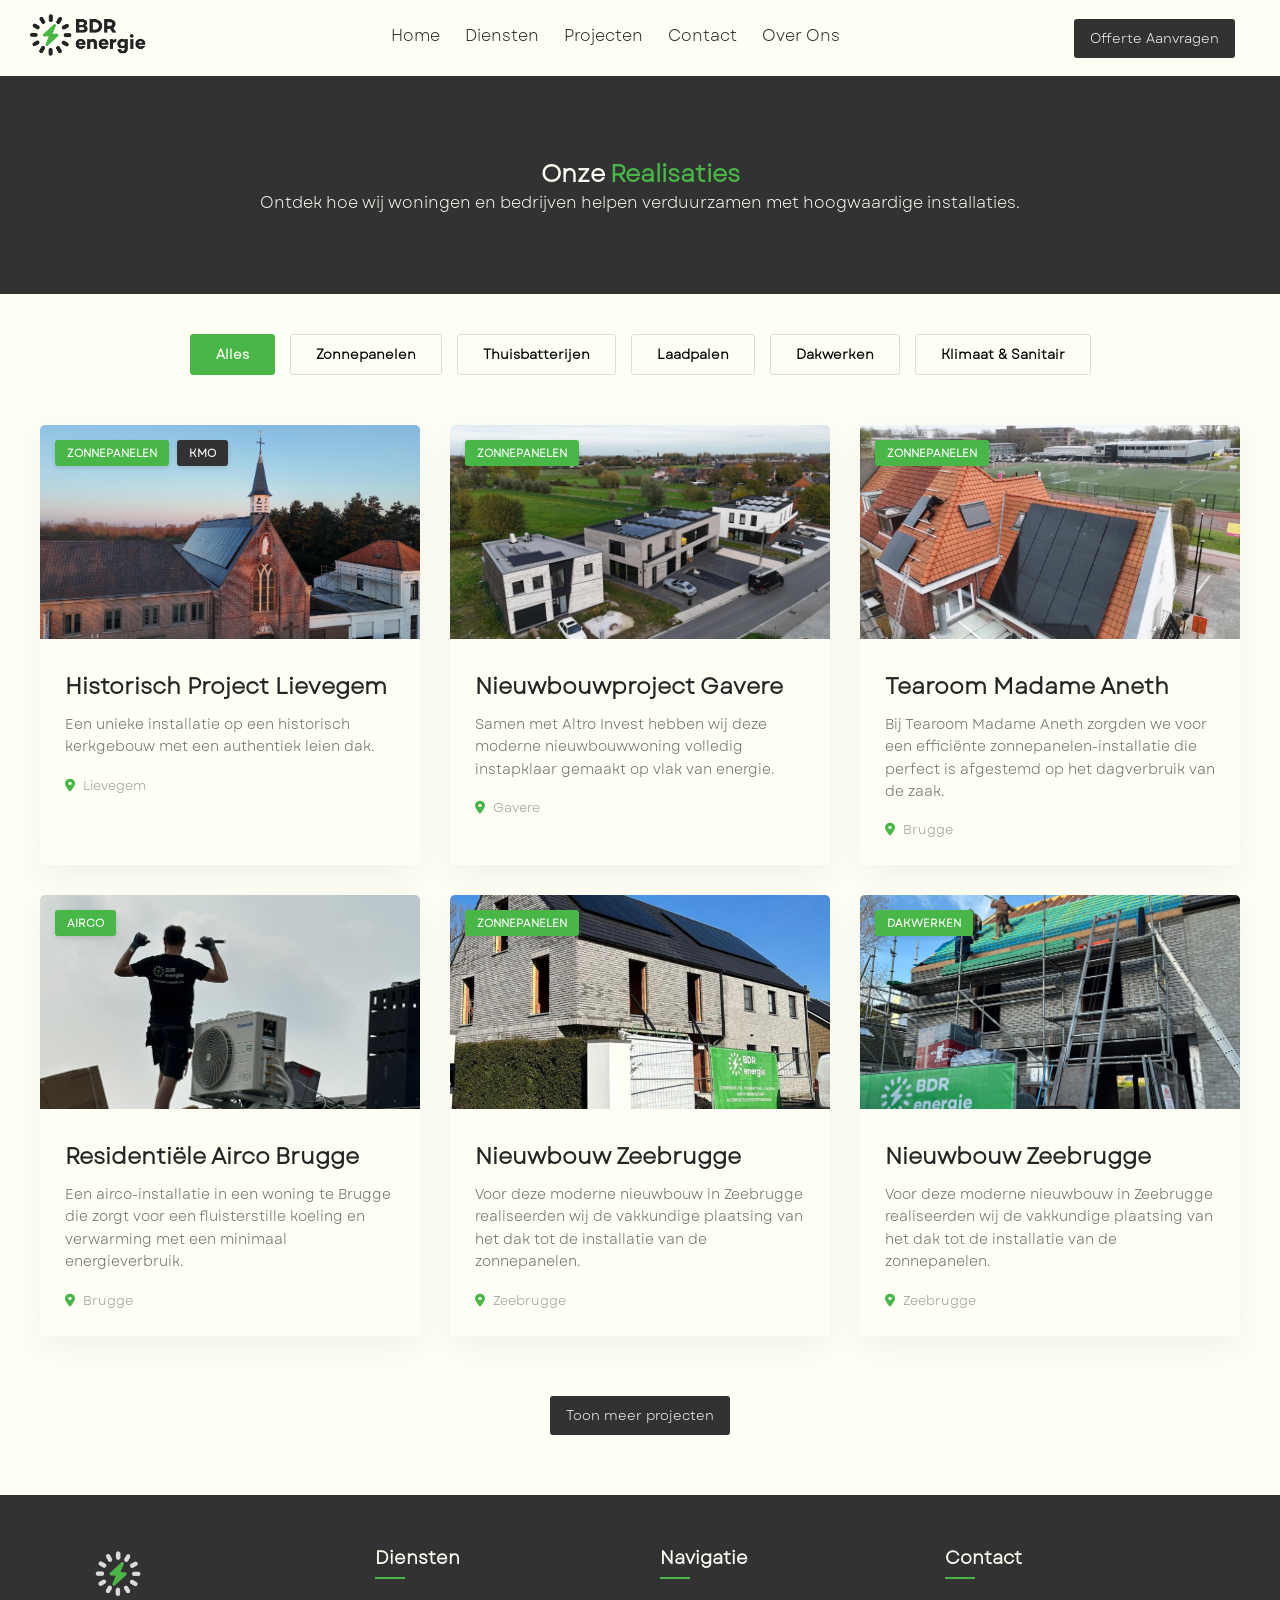
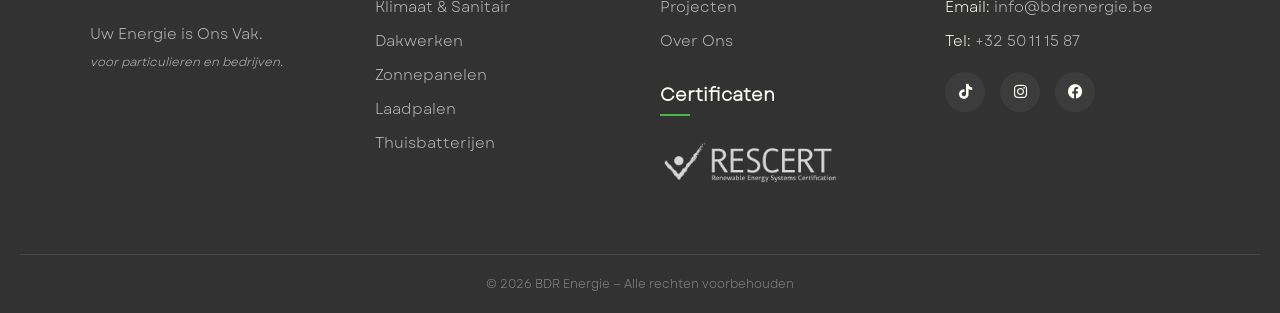
<file: projecten.html>
<!doctype html>
<html lang="en">
  <head>
    <meta charset="UTF-8" />
    <meta name="viewport" content="width=device-width, initial-scale=1.0" />
    <title>Projecten - BDR Energie</title>
    <link rel="stylesheet" href="./style/main.css" />
    <link rel="stylesheet" href="./style/animaties.css" />
    <link rel="stylesheet" href="./style/projecten.css" />
    <link rel="stylesheet" href="./style/mobile.css" />
    <link rel="icon" type="image/x-icon" href="/assets/favicon.svg" />
  </head>
  <body>
    <header class="header">
      <div class="menu">
        <a href="./index.html"
          ><img src="./assets/logo-bdr.png" id="logo" alt="Logo"
        /></a>
        <ul class="tabs" id="nav">
          <li><a href="./index.html">Home</a></li>
          <li><a href="./diensten.html">Diensten</a></li>
          <li><a href="./projecten.html">Projecten</a></li>
          <li><a href="./contact.html">Contact</a></li>
          <li><a href="./overons.html">Over Ons</a></li>
        </ul>
        <button
          id="offertebtn"
          onclick="window.location.href = './index.html#offerte-sectie'"
        >
          Offerte Aanvragen
        </button>
        <div class="hamburger" onclick="toggleMenu()">☰</div>
      </div>
    </header>

    <section class="projects-hero">
      <div class="container">
        <h1>Onze <span id="word">Realisaties</span></h1>
        <p>
          Ontdek hoe wij woningen en bedrijven helpen verduurzamen met
          hoogwaardige installaties.
        </p>
      </div>
    </section>

    <section class="projects-filter">
      <div class="filter-buttons">
        <button
          class="filter-btn active"
          onclick="filterProjects(event, 'all')"
        >
          Alles
        </button>
        <button class="filter-btn" onclick="filterProjects(event, 'solar')">
          Zonnepanelen
        </button>
        <button class="filter-btn" onclick="filterProjects(event, 'battery')">
          Thuisbatterijen
        </button>
        <button class="filter-btn" onclick="filterProjects(event, 'charger')">
          Laadpalen
        </button>
        <button class="filter-btn" onclick="filterProjects(event, 'roof')">
          Dakwerken
        </button>
        <button class="filter-btn" onclick="filterProjects(event, 'sanitary')">
          Klimaat & Sanitair
        </button>
        <!-- <button class="filter-btn" onclick="filterProjects(event, 'pump')">
          Warmtepomp
        </button> -->
      </div>
    </section>

    <section class="projects-grid-container">
      <div class="projects-grid" id="projectGrid">
        <p>Projecten laden...</p>
      </div>
    </section>

    <section class="projects-grid-container">
      <div class="projects-grid" id="projectGrid"></div>

      <div class="load-more-container">
        <!-- <div id="loading-icon">
          <svg viewBox="0 0 100 100" xmlns="http://www.w3.org/2000/svg">
            <g id="stralen">
              <g transform="rotate(0 50 50)">
                <ellipse
                  cx="50"
                  cy="15"
                  rx="5"
                  ry="10"
                  transform="rotate(0 50 15)"
                />
              </g>
              <g transform="rotate(36 50 50)">
                <ellipse
                  cx="50"
                  cy="15"
                  rx="5"
                  ry="10"
                  transform="rotate(36 50 15)"
                />
              </g>
              <g transform="rotate(72 50 50)">
                <ellipse
                  cx="50"
                  cy="15"
                  rx="5"
                  ry="10"
                  transform="rotate(72 50 15)"
                />
              </g>
              <g transform="rotate(108 50 50)">
                <ellipse
                  cx="50"
                  cy="15"
                  rx="5"
                  ry="10"
                  transform="rotate(108 50 15)"
                />
              </g>
              <g transform="rotate(144 50 50)">
                <ellipse
                  cx="50"
                  cy="15"
                  rx="5"
                  ry="10"
                  transform="rotate(144 50 15)"
                />
              </g>
              <g transform="rotate(180 50 50)">
                <ellipse
                  cx="50"
                  cy="15"
                  rx="5"
                  ry="10"
                  transform="rotate(180 50 15)"
                />
              </g>
              <g transform="rotate(216 50 50)">
                <ellipse
                  cx="50"
                  cy="15"
                  rx="5"
                  ry="10"
                  transform="rotate(216 50 15)"
                />
              </g>
              <g transform="rotate(252 50 50)">
                <ellipse
                  cx="50"
                  cy="15"
                  rx="5"
                  ry="10"
                  transform="rotate(252 50 15)"
                />
              </g>
              <g transform="rotate(288 50 50)">
                <ellipse
                  cx="50"
                  cy="15"
                  rx="5"
                  ry="10"
                  transform="rotate(288 50 15)"
                />
              </g>
              <g transform="rotate(324 50 50)">
                <ellipse
                  cx="50"
                  cy="15"
                  rx="5"
                  ry="10"
                  transform="rotate(324 50 15)"
                />
              </g>
            </g>
            <polygon
              id="bliksem"
              points="50,25 35,55 50,55 50,75 65,45 50,45"
            />
          </svg>
        </div> -->

        <button id="loadMoreBtn" class="load-more-btn" onclick="loadMore()">
          Toon meer projecten
        </button>
      </div>
    </section>

    <footer class="footer">
      <div class="footer-container">
        <div class="footer-col brand">
          <img
            src="./assets/logo-white.png"
            class="footer-logo"
            alt="BDR Energie Logo"
          />
          <p>
            Uw Energie is Ons Vak.<br /><span>
              voor particulieren en bedrijven.
            </span>
          </p>
        </div>

        <div class="footer-col">
          <h4>Diensten</h4>
          <ul>
            <li><a href="./diensten.html#sanitair">Klimaat & Sanitair</a></li>
            <li><a href="./diensten.html#dakwerken">Dakwerken</a></li>
            <li><a href="./diensten.html#zonnepanelen">Zonnepanelen</a></li>
            <li><a href="./diensten.html#laadpalen">Laadpalen</a></li>
            <li>
              <a href="./diensten.html#thuisbatterijen">Thuisbatterijen</a>
            </li>
          </ul>
        </div>

        <div class="footer-col">
          <h4>Navigatie</h4>
          <ul>
            <li><a href="./projecten.html">Projecten</a></li>
            <li><a href="./overons.html">Over Ons</a></li>
          </ul>
          <h4 class="cert-title">Certificaten</h4>
          <a href="https://rescert.be/nl/list?res_category=2" target="_blank">
            <img
              src="./assets/rescert.png"
              class="cert-img"
              alt="Rescert Certificaat"
            />
          </a>
        </div>

        <div class="footer-col">
          <h4>Contact</h4>
          <ul class="contact-list">
            <li>
              Email: <a href="mailto:info@bdrenergie.be">info@bdrenergie.be</a>
            </li>
            <li>Tel: <a href="tel:+3250111587">+32 50 11 15 87</a></li>
          </ul>
          <div class="social-links">
            <a
              href="https://www.tiktok.com/@bdrenergie/"
              target="_blank"
              class="social-icon"
              ><i class="fab fa-tiktok"></i
            ></a>
            <a
              href="https://www.instagram.com/bdrenergie/"
              target="_blank"
              class="social-icon"
              ><i class="fab fa-instagram"></i
            ></a>
            <a
              href="https://www.facebook.com/p/BDR-energie-100090454265218/"
              target="_blank"
              class="social-icon"
              ><i class="fab fa-facebook"></i
            ></a>
          </div>
        </div>
      </div>

      <div class="footer-bottom">
        <p>© 2026 BDR Energie — Alle rechten voorbehouden</p>
      </div>
    </footer>

    <script src="./logic/projecten.js"></script>
    <link
      rel="stylesheet"
      href="https://cdnjs.cloudflare.com/ajax/libs/font-awesome/6.0.0/css/all.min.css"
    />
  </body>
  <script src="./logic/main.js"></script>
</html>
</file>
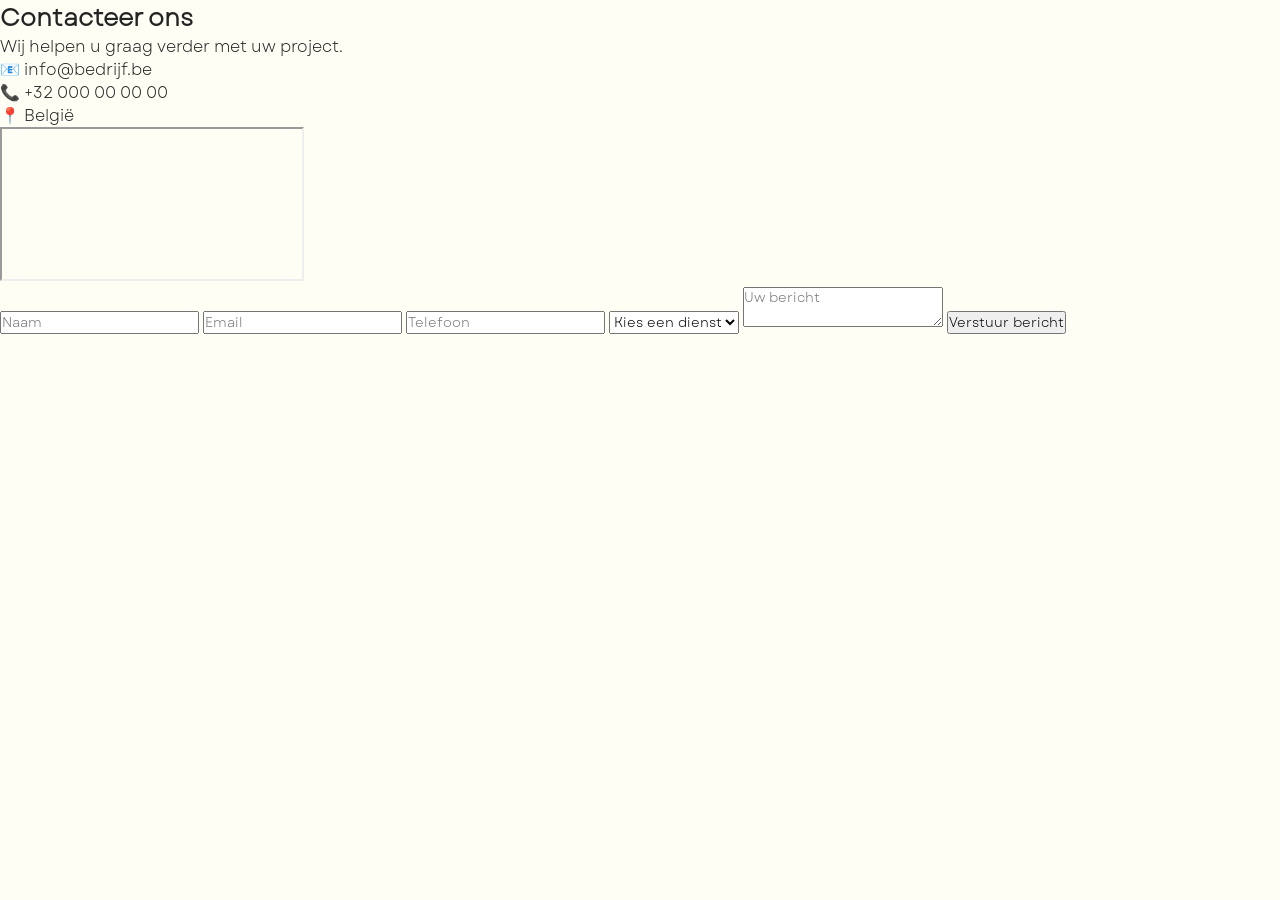
<file: pages/contact.html>
<!doctype html>
<html lang="nl">
  <head>
    <meta charset="UTF-8" />
    <meta name="viewport" content="width=device-width, initial-scale=1.0" />
    <title>Contact - BDR Energie</title>
    <link rel="stylesheet" href="../style/main.css" />
  </head>

  <body>
    <section class="contact">
      <div class="contact-container">
        <!-- LINKS -->
        <div class="contact-info">
          <h2>Contacteer ons</h2>
          <p>Wij helpen u graag verder met uw project.</p>

          <div class="info-block">
            <p>📧 info@bedrijf.be</p>
            <p>📞 +32 000 00 00 00</p>
            <p>📍 België</p>
          </div>

          <!-- Google Maps -->
          <div class="map">
            <iframe
              src="https://maps.google.com/maps?q=belgie&t=&z=13&ie=UTF8&iwloc=&output=embed"
              loading="lazy"
            >
            </iframe>
          </div>
        </div>

        <!-- RECHTS -->
        <form class="contact-form">
          <input type="text" placeholder="Naam" required />
          <input type="email" placeholder="Email" required />
          <input type="text" placeholder="Telefoon" />

          <!-- Dropdown -->
          <select required>
            <option value="">Kies een dienst</option>
            <option>Zonnepanelen</option>
            <option>Thuisbatterijen</option>
            <option>Laadpalen</option>
            <option>Sanitair</option>
            <option>Dakwerken</option>
          </select>

          <textarea placeholder="Uw bericht"></textarea>

          <button type="submit">Verstuur bericht</button>
        </form>
      </div>
    </section>
  </body>
</html>
</file>
<file: style/main.css>
/* styles.css */
@font-face {
  font-family: Garet;
  src: url(../assets/font/Garet/Garet-Book.woff);
}

:root {
  --green: #48b747;
  --black: #242424;
  --purple: #c39bd5;
  --white: #fffef5;
  --dark: #323232;
  --pastel-green: #73d673;
}

* {
  margin: 0;
  padding: 0;
  font-family: Garet, 'Inter', sans-serif;
}

html {
  scroll-behavior: smooth;
}

body {
  background: var(--white);
  color: var(--black);
}

/* ============ Header ============ */

.header {
  width: 100%;
  background: var(--white);
  position: sticky;
  top: 0;
  z-index: 999;
}

#logo {
  height: 60px;
  margin: 5px;
}

.menu {
  margin: 0;
  padding: 0px 20px;

  display: flex;
  align-items: center;
  justify-content: space-between;

  background-color: var(--white);
  box-shadow: 0 2px 10px rgba(0, 0, 0, 0.05);
}

.hamburger {
  display: none;
  font-size: 28px;
  cursor: pointer;
  color: var(--black);
}

.tabs {
  display: flex;
  list-style: none;
  gap: 25px;
}

.tabs li {
  position: relative;
  padding-bottom: 5px;
  cursor: pointer;
}

.tabs li::after {
  content: '';
  position: absolute;
  width: 0;
  height: 2px;
  bottom: 0;
  left: 50%;
  background-color: var(--green);
  transition: all 0.3s ease-in-out;
  transform: translateX(-50%);
}

.tabs li:hover::after {
  width: 100%;
}

.tabs a:hover {
  color: var(--green);
  transition: color 0.3s ease;
}

.tabs a {
  text-decoration: none;
  color: var(--black);
}

#offertebtn {
  position: relative;
  overflow: hidden;
  margin-right: 25px;

  background-color: var(--dark);
  color: var(--white);
  padding: 10px 16px;
  border-radius: 3px;
  border: none;
  cursor: pointer;
}

.header-video {
  display: flex;
  flex-direction: row;
  justify-content: center;

  box-shadow: 0 2px 10px rgba(0, 0, 0, 0.05);
  margin-bottom: 30px;
}

.hero-video {
  width: 100%;
  height: 70vh;
  overflow: hidden;
}

.hero-video video {
  width: 100%;
  height: 100%;
  object-fit: cover;
  filter: brightness(0.8);

  position: relative;
  z-index: -1;
  display: block;
}

.hero-overlay {
  position: absolute;
  top: 50%;
  left: 50%;
  transform: translate(-50%, -50%);
  color: white;
  text-align: center;
  z-index: -1;
}

.hero-video::after {
  content: \"\";
  position: absolute;
  inset: 0;
  background: rgba(0, 0, 0, 0.4);
}

/* ============ Section: Over ons ============ */

.over-ons h1 {
  margin-left: 100px;
  margin-bottom: 50px;

  color: var(--dark);
  font-size: xx-large;
}

#word {
  color: var(--green);
}

.over-ons-container {
  display: flex;
  flex-direction: row;
  justify-content: space-between;
  margin-left: 100px;
  margin-right: 100px;
  margin-bottom: 40px;
  gap: 70px;
}

.over-ons-container div {
  display: flex;
  flex-direction: column;
  gap: 90px;
}

.over-ons-container div p {
  margin-right: 180px;
  display: block;
  color: var(--dark);
  text-align: justify;
}

.over-ons button {
  padding: 8px 26px;
  border-radius: 3px;
  background-color: var(--white);
  border: 1px solid var(--black);
  text-transform: uppercase;
  width: 170px;
}

#over-ons-pic {
  height: 350px;
  border-radius: 15px;
  box-shadow: 0 15px 40px rgba(0, 0, 0, 0.08);
}

/* ============ Sectie: Waarden ============ */

.our-values {
  background: #323232;
  padding: 80px 20px;
  padding-top: 40px;
}

.values-header {
  text-align: center;
  margin-bottom: 40px;
}

.values-grid {
  display: grid;
  grid-template-columns: repeat(auto-fit, minmax(280px, 1fr));
  gap: 40px;
  max-width: 1100px;
  margin: 0 auto;
}

.value-card {
  background: #fefff5;
  padding: 40px;
  border-radius: 3px;
  text-align: center;
  transition: transform 0.3s ease;
  box-shadow: 0 5px 15px rgba(0, 0, 0, 0.05);
}

.value-card:hover {
  transform: translateY(-5px);
}

.value-card i {
  font-size: 2.5rem;
  color: var(--green);
  margin-bottom: 20px;
}


/* ============ Sectie: Diensten ============ */

.diensten {
  padding: 60px 20px;
  padding-bottom: 0px;
  overflow: hidden;
}

.diensten-btn-area button {
  padding: 8px 26px;
  border-radius: 3px;
  background-color: var(--white);
  border: 1px solid var(--black);
  text-transform: uppercase;
  width: 170px;
}

.diensten-btn-area {
  display: flex;
  justify-content: center;
  margin-bottom: 60px;
}

.diensten-row {
  max-width: 1100px;
  margin: 0 auto 60px;
  display: grid;
  grid-template-columns: 1fr 1.2fr;
  gap: 60px;
  align-items: center;
}

.diensten-row.reverse {
  grid-template-columns: 1.2fr 1fr;
}

.diensten-img-container {
  width: 100%;
  height: 100%;
  border-radius: 15px;
  overflow: hidden;
  box-shadow: 0 15px 40px rgba(0, 0, 0, 0.08);
}

.diensten-img-container img {
  width: 100%;
  height: 100%;
  object-fit: cover;
  display: block;
}

.diensten-list {
  display: flex;
  flex-direction: column;
  gap: 20px;
}

.dienst-link {
  text-decoration: none;
  color: inherit;
  display: block;
}

.dienst {
  background: #fffef5;
  padding: 25px 30px;
  border-radius: 10px;
  display: flex;
  align-items: center;
  gap: 20px;
  box-shadow: 0 5px 15px rgba(0, 0, 0, 0.03);
  border: 1px solid rgba(0, 0, 0, 0.02);
  transition: all 0.3s ease;
  position: relative;
}

.dienst-number {
  font-size: 2rem;
  font-weight: 800;
  color: var(--green);
  opacity: 0.15;
  width: 50px;
}

.dienst-content h3 {
  font-size: 1.3rem;
  margin-bottom: 5px;
}

.dienst-content p {
  color: #666;
  font-size: 14px;
}

.list-arrow {
  position: absolute;
  right: 25px;
  color: var(--green);
  font-size: 1.2rem;
  opacity: 0;
  transform: translateX(-10px);
  transition: all 0.3s ease;
}

.dienst:hover {
  transform: translateY(-3px) scale(1.01);
  border-color: var(--green);
  box-shadow: 0 10px 25px rgba(72, 183, 71, 0.1);
}

.dienst:hover .list-arrow {
  opacity: 1;
  transform: translateX(0);
}

/* ============ Sectie: Recensies ============ */

.recensies {
  margin-bottom: 50px;
  padding: 40px 0;
  background: var(--white);
  overflow: hidden;
}

.recensies-header {
  display: flex;
  justify-content: center;
  margin-bottom: 40px;
}

.recensies-wrapper {
  position: relative;
  max-width: 1050px;
  margin: 0 auto;
  display: flex;
  align-items: center;
  justify-content: center;
}

.recensies-track-container {
  width: 100%;
  overflow: hidden;
  padding: 20px 0;
}

.recensies-track {
  display: flex;
  gap: 20px;

  will-change: transform;
}

.review {
  width: 330px;
  padding: 30px;
  background: #fefff5;
  border-radius: 12px;
  flex-shrink: 0;
  box-shadow: 0 5px 15px rgba(0, 0, 0, 0.05);
  border: 1px solid rgba(0, 0, 0, 0.02);
  box-sizing: border-box;
  min-width: 330px;
}

.review h4 {
  color: var(--green);
}

.arrow {
  position: absolute;
  z-index: 100;
  background: var(--dark);
  color: var(--pastel-green);
  font-size: 17px;
  border: none;
  width: 45px;
  height: 45px;
  border-radius: 50%;
  cursor: pointer;
  top: 50%;
  transform: translateY(-50%);
  display: flex;
  align-items: center;
  justify-content: center;
}

.arrow.left {
  left: -60px;
}

.arrow.right {
  right: -60px;
}

.recensies-track {
  display: flex;
  gap: 20px;
  padding: 20px 0;
  will-change: transform;
}

/* sterren */
.stars {
  color: #f1c40f;
  margin-bottom: 15px;
  font-size: 0.9rem;
}

.stars i {
  margin-right: 2px;
}

.review-link {
  text-decoration: none;
  color: inherit;
  display: block;
  flex-shrink: 0;
}

.review {
  transition: all 0.3s ease;
  cursor: pointer;
}

.review:hover {
  transform: translateY(-5px);
  border-color: var(--green);
  box-shadow: 0 10px 25px rgba(0, 0, 0, 0.1);
  cursor: default;
}

/* ============ Sectie: Offerte ============ */

.home-offerte {
  padding: 100px 20px;
  padding-top: 0px;
  display: flex;
  justify-content: center;
}

.offerte-container {
  max-width: 1100px;
  display: grid;
  grid-template-columns: 1fr 1.2fr;
  gap: 60px;
  align-items: top;
}

.offerte-text h2 {
  font-size: 2.8rem;
  margin-bottom: 20px;
  color: var(--black);
}

.offerte-features {
  margin-top: 30px;
  display: flex;
  flex-direction: column;
  gap: 15px;
}

.feat {
  display: flex;
  align-items: center;
  gap: 10px;
  font-weight: 600;
  color: var(--dark);
}

.feat i {
  color: var(--green);
}

.offerte-card {
  background: #fefff5;
  padding: 40px;
  border-radius: 20px;
  box-shadow: 0 20px 50px rgba(0, 0, 0, 0.1);
}

.form-row {
  display: grid;
  grid-template-columns: 1fr 1fr;
  gap: 15px;
  margin-bottom: 15px;
}

.form-group {
  margin-bottom: 15px;
}

.bdr-offerte-form input,
.bdr-offerte-form select,
.bdr-offerte-form textarea {
  width: 100%;
  padding: 14px;
  border: 1px solid #ddd;
  border-radius: 8px;
  font-size: 15px;
  outline: none;
  transition: 0.3s;
  box-sizing: border-box;
  background-color: #fcfff5;
}

.bdr-offerte-form input:focus,
.bdr-offerte-form select:focus {
  border-color: var(--green);
}

.hidden-fields {
  max-height: 0;
  overflow: hidden;
  transition: all 0.5s ease-in-out;
  opacity: 0;
}

.hidden-fields.show {
  max-height: 500px;
  opacity: 1;
  margin-bottom: 15px;
}

.submit-btn {
  width: 100%;
  background: var(--black);
  color: white;
  padding: 16px;
  border: none;
  border-radius: 8px;
  font-weight: 700;
  cursor: pointer;
  transition: 0.3s;
  display: flex;
  justify-content: center;
  align-items: center;
  gap: 10px;
}

.submit-btn:hover {
  background: var(--green);
  transform: translateY(-3px);
  box-shadow: 0 10px 20px rgba(72, 183, 71, 0.2);
}

.submit-btn:disabled {
  opacity: 0.7;
  cursor: not-allowed;
  transform: none;
  box-shadow: none;
}

.bdr-offerte-form textarea:focus {
  border-color: var(--green);
}

.form-service-error {
  margin: 0 0 15px;
  padding: 14px 16px;
  border-radius: 8px;
  border: 1px solid #e8b4b4;
  background: #fff5f5;
  color: #8b2e2e;
  font-size: 15px;
  line-height: 1.5;
}

/* ============ Footer ============ */

.footer {
  background: var(--dark);
  color: var(--white);
  padding: 50px 20px 20px;
  font-size: 15px;
}

.footer-container {
  max-width: 1100px;
  margin: 0 auto;
  display: grid;
  grid-template-columns: repeat(auto-fit, minmax(200px, 1fr));
  gap: 40px;
}

.footer-logo {
  height: 55px;
  margin-bottom: 15px;
}

.footer-container .brand span {
  font-size: 9pt;
  font-style: italic;
}

.footer-col h4 {
  color: var(--white);
  font-size: 18px;
  margin-bottom: 25px;
  position: relative;
}

.footer-col h4::after {
  content: '';
  position: absolute;
  left: 0;
  bottom: -8px;
  width: 30px;
  height: 2px;
  background: var(--green);
}

.footer-col p {
  color: #bbb;
  line-height: 1.8;
}

.footer-col ul {
  list-style: none;
  padding: 0;
}

.footer-col li {
  margin-bottom: 12px;
}

.footer-col a {
  color: #bbb;
  text-decoration: none;
  transition: all 0.3s ease;
}

.footer-col a:hover {
  color: var(--green);
  padding-left: 5px;
}

.cert-title {
  margin-top: 30px;
}

.cert-img {
  height: 50px;
  margin-top: 5px;
  opacity: 0.8;
  transition: opacity 0.3s;
  filter: brightness(0) invert(1);
  opacity: 0.8;
  transition: all 0.3s ease;
}

.cert-img:hover {
  opacity: 1;
  cursor: pointer;
}

.social-links {
  display: flex;
  gap: 15px;
  margin-top: 20px;
}

.social-icon {
  display: flex;
  align-items: center;
  justify-content: center;
  width: 40px;
  height: 40px;
  background: rgba(255, 255, 255, 0.05);
  border-radius: 50%;
  color: var(--white) !important;
  transition: all 0.3s ease !important;
}

.social-icon:hover {
  background: var(--green);
  transform: translateY(-3px);
  padding-left: 0 !important;
}

.footer-bottom {
  text-align: center;
  margin-top: 60px;
  padding-top: 20px;
  border-top: 1px solid rgba(255, 255, 255, 0.1);
  font-size: 12px;
  color: #888;
}

/* =========== Scrollbar =========== */

::-webkit-scrollbar {
  width: 12px !important;
  display: block !important;
}

::-webkit-scrollbar-track {
  background: var(--white) !important;
}

::-webkit-scrollbar-thumb {
  background-color: #888 !important;
  border-radius: 10px !important;
  border: 3px solid var(--white) !important;
  min-height: 50px !important;
}

::-webkit-scrollbar-thumb:hover {
  background-color: var(--green) !important;
}
</file>
<file: style/mobile.css>
/* ============ Homepagina ============ */

@media (max-width: 1024px) {
    .over-ons-container {
        margin-left: 20px;
        margin-right: 20px;
        gap: 40px;
    }

    .over-ons-container div p {
        margin-right: 0;
    }
}

@media (max-width: 768px) {
    .menu {
        padding: 10px 20px;
    }

    .hero-video {
        height: 50vh;
    }

    .over-ons h1 {
        margin-left: 20px;
        font-size: 1.8rem;
        margin-top: 30px;
    }

    .over-ons-container {
        flex-direction: column;
        text-align: center;
        align-items: center;
    }

    .over-ons-container div {
        gap: 30px;
    }

    .over-ons button {
        margin: 0 auto;
    }

    #over-ons-pic {
        width: 100%;
        max-width: 400px;
        height: auto;
    }

    .values-grid {
        grid-template-columns: 1fr;
        padding: 0 10px;
    }

    .diensten-row,
    .diensten-row.reverse {
        grid-template-columns: 1fr;
        gap: 20px;
    }

    .diensten-img-container {
        height: 250px;
        order: -1;
    }

    .arrow {
        display: none;
    }

    .recensies-wrapper {
        padding: 0 20px;
    }

    .review {
        min-width: 280px;
        width: 280px;
    }

    .offerte-container {
        grid-template-columns: 1fr;
        gap: 40px;
    }

    .offerte-text {
        text-align: center;
    }

    .offerte-text h2 {
        font-size: 2rem;
    }

    .offerte-features {
        align-items: center;
    }

    .offerte-card {
        padding: 20px;
    }
}

@media (max-width: 480px) {
    .form-row {
        grid-template-columns: 1fr;
    }

    .footer-container {
        grid-template-columns: 1fr;
        text-align: center;
    }

    .footer-col h4::after {
        left: 50%;
        transform: translateX(-50%);
    }

    .social-links {
        justify-content: center;
    }
}

@media (max-width: 768px) {
    .hamburger {
        display: block;
    }

    .tabs {
        display: none;
        flex-direction: column;
        position: absolute;
        top: 70px;
        left: 0;
        width: 100%;
        background: var(--white);
        padding: 20px 40px;
    }

    .tabs.active {
        display: flex;
    }

    .tabs li::after {
        content: none !important;
    }

    .tabs li {
        text-align: left;
        padding: 15px 0;
    }

    .tabs a {
        font-size: 1.2rem;
    }

    .tabs a:hover {
        color: var(--black);
    }

    #offertebtn {
        display: none;
    }
}

/* ============ Page: Contact ============ */

@media (max-width: 1100px) {
    .contact-grid {
        grid-template-columns: 1fr;
        gap: 0;
    }

    .contact-form-wrapper {
        padding: 40px;
        order: 1;
        border-bottom: 1px solid #eee;
    }

    .contact-details {
        padding: 40px;
        order: 2;
    }

    .form-group input,
    .form-group select,
    .form-group textarea {
        width: 100% !important;
        box-sizing: border-box;
    }
}

@media (max-width: 768px) {
    .contact-hero {
        padding: 60px 20px;
    }

    .contact-page {
        margin-top: -30px;
        padding: 0 10px;
    }

    .contact-form-wrapper,
    .contact-details {
        padding: 30px 20px;
    }

    .contact-hero h1 {
        font-size: 2rem;
    }
}

/* ============ Page: Diensten ============ */

@media (max-width: 950px) {
    .services-hero {
        padding: 80px 20px;
    }

    .services-hero h1 {
        font-size: 2.5rem;
        margin-bottom: 15px;
    }

    .services-detail-list {
        margin: 40px auto;
        padding: 0 15px;
    }

    .service-block,
    .service-block:nth-child(even) {
        flex-direction: column;
        gap: 0;
        margin-bottom: 80px;
        align-items: flex-start;
        text-align: left;
    }

    .service-content {
        width: 100%;
        padding: 0 10px;
        order: 2;
    }

    .service-image {
        width: 100%;
        order: 1;
        margin-bottom: 30px;
    }

    .service-image img {
        height: auto;
        min-height: 280px;
        max-height: 400px;
        border-radius: 15px;
        width: 100%;
    }

    .service-num {
        font-size: 3.5rem;
        margin-bottom: -10px;
        opacity: 0.2;
    }

    .service-content h2 {
        font-size: 2.2rem;
        margin-bottom: 15px;
    }

    .service-content p {
        font-size: 1.1rem;
        line-height: 1.6;
    }

    .service-content li {
        justify-content: flex-start;
        font-size: 1.05rem;
        padding-right: 10px;
    }
}

@media (max-width: 480px) {
    .service-content h2 {
        font-size: 1.8rem;
    }

    .service-image img {
        min-height: 220px;
    }
}

@media (max-width: 950px) {

    .service-block,
    .service-block:nth-child(even) {
        display: flex !important;
        flex-direction: column !important;
        margin-bottom: 70px;
        align-items: flex-start;
    }

    .service-image {
        width: 100% !important;
        order: -1 !important;
        margin-bottom: 15px;
    }

    .service-image img {
        width: 100% !important;
        height: 250px !important;
        object-fit: cover;
        border-radius: 12px;
    }

    .service-content {
        width: 100% !important;
        order: 1 !important;
        padding: 0;
    }

    .service-num {
        font-size: 3rem;
        margin-bottom: 5px;
        opacity: 0.2;
    }

    .service-content h2 {
        font-size: 1.8rem;
        margin-bottom: 10px;
    }

    .service-content p {
        font-size: 1rem;
        margin-bottom: 15px;
    }
}

/*============= Page: Projecten ===========*/

@media (max-width: 768px) {
    .projects-hero {
        padding: 60px 15px;
    }

    .projects-hero h1 {
        font-size: 1.8rem;
    }

    .projects-filter {
        padding: 20px 10px;
    }

    .filter-buttons {
        gap: 10px;
    }

    .filter-btn {
        padding: 8px 15px;
        font-size: 13px;
    }

    .projects-grid-container {
        padding: 0 10px;
    }

    .project-info {
        padding: 15px;
    }
}

@media (max-width: 400px) {
    .projects-grid {
        grid-template-columns: 1fr;
    }

    .filter-btn {
        width: 100%;
        text-align: center;
    }
}

/* ============ Page: Over Ons ============ */

@media (max-width: 900px) {
    .about-hero {
        padding: 60px 20px;
    }

    .about-hero h1 {
        font-size: 2.2rem;
    }

    .about-container {
        grid-template-columns: 1fr;
        gap: 40px;
        margin: 40px auto;
        text-align: center;
    }

    .about-text p {
        text-align: center;

        .about-image {
            order: -1;
            max-width: 500px;
            margin: 0 auto;
        }

        .about-image img {
            box-shadow: 10px 10px 0px var(--green);
        }

        .image-badge {
            padding: 10px 20px;
            font-size: 14px;
            bottom: -10px;
            left: 0;
        }

        .about-stats {
            justify-content: center;
            gap: 20px;
        }

        .stat-number {
            font-size: 1.8rem;
        }

        /* Team Grid */
        .team-grid {
            grid-template-columns: repeat(2, 1fr);
            /* 2 kolommen op tablets/grote telefoons */
            gap: 20px;
        }

        .about-cta h2 {
            font-size: 1.8rem;
        }
    }
}

@media (max-width: 600px) {
    .team-grid {
        grid-template-columns: 1fr;
        max-width: 320px;
    }

    .about-stats {
        flex-direction: column;
        align-items: center;
    }

    .about-hero h1 {
        font-size: 1.8rem;
    }

    .about-cta {
        padding: 60px 20px;
    }
}

/* ============ Page: 404  ============ */
@media (max-width: 768px) {
    .error-container h1 {
        font-size: 5rem;
    }

    .error-container h2 {
        font-size: 1.8rem;
    }

    .error-page {
        min-height: 60vh;
    }
}

@media (max-width: 480px) {
    .error-container h1 {
        font-size: 4rem;
    }

    .error-container h2 {
        font-size: 1.5rem;
    }

    .error-container p {
        font-size: 0.95rem;
    }

    .error-btn {
        width: 100%;
        box-sizing: border-box;
    }
}
</file>
<file: style/animaties.css>
.over-ons button, 
.diensten button {
  transition: all 0.3s cubic-bezier(0.4, 0, 0.2, 1);
  cursor: pointer;
  position: relative;
  overflow: hidden;
}

.over-ons button:hover, 
.diensten button:hover {
  background-color: var(--black);
  color: var(--white);
  transform: translateY(-2px);
  box-shadow: 0 4px 12px rgba(0, 0, 0, 0.1);
}

#offertebtn {
  transition: all 0.3s ease;
}

#offertebtn:hover {
  background-color: var(--green); 
  transform: scale(1.05);
  box-shadow: 0 5px 15px rgba(72, 183, 71, 0.3);
}

#offertebtn:active {
  transform: scale(0.98); 
}

/* ============ Diensten sectie Home ============ */

.animate-on-scroll {
  opacity: 0;
  transition: all 0.6s cubic-bezier(0.215, 0.61, 0.355, 1); 
  will-change: transform, opacity;
}

.fade-in-left {
  transform: translateX(-50px);
}

.fade-in-right {
  transform: translateX(50px);
}

.animate-on-scroll.is-visible {
  opacity: 1;
  transform: translateX(0);
}
</file>
<file: style/contact.css>
/* ============ Page: Contact ============ */ 

.contact-hero {
  background: var(--dark);
  color: var(--white);
  padding: 80px 20px;
  text-align: center;
}

.contact-hero h1 { font-size: 2.5rem; margin-bottom: 15px; }
.contact-hero p { opacity: 0.8; max-width: 600px; margin: 0 auto; }

.contact-page {
  max-width: 1100px;
  margin: -50px auto 80px; 
  padding: 0 20px;
}

.contact-grid {
  display: grid;
  grid-template-columns: 1fr 1.5fr;
  gap: 40px;
  background: #fefff5;
  border-radius: 15px;
  box-shadow: 0 15px 40px rgba(0,0,0,0.1);
  overflow: hidden;
}

.contact-details {
  background: #fefff5;
  padding: 50px;
}

.contact-details h3 { 
  margin-bottom: 30px; 
  color: var(--black); 
}

.contact-item {
  display: flex;
  align-items: center;
  gap: 15px;
  margin-bottom: 25px;
  color: var(--dark);
}

.contact-item i {
  color: var(--green);
  font-size: 1.2rem;
  width: 25px;
}

.contact-item a { 
  color: inherit; 
  text-decoration: none; 
  transition: 0.3s; 
}

.contact-item a:hover { 
  color: var(--green); 
}

.contact-map { 
  margin-top: 30px; 
  border-radius: 10px; 
  overflow: hidden; 
}

.contact-form-wrapper {
  padding: 50px;
  background: #fefff5;
}

.contact-form-wrapper h3 { 
  margin-bottom: 30px; 
}

.bdr-form {
  display: flex;
  flex-direction: column;
  gap: 20px;
}

.form-group input, 
.form-group select, 
.form-group textarea {
  width: 95%;
  padding: 14px;
  border: 1px solid #ddd;
  border-radius: 6px;
  font-size: 15px;
  outline: none;
  transition: border-color 0.3s;
  background-color: #fcfff5;
}

.form-group select{
    width: 100%;
}

.form-group input:focus,
.form-group select:focus,
.form-group textarea:focus {
  border-color: var(--green);
}

.submit-btn {
  background: var(--black);
  color: var(--white);
  padding: 15px;
  border: none;
  border-radius: 6px;
  cursor: pointer;
  font-weight: 600;
  text-transform: uppercase;
  transition: all 0.3s ease;
}

.submit-btn:hover {
  background: var(--green);
  transform: translateY(-2px);
  box-shadow: 0 5px 15px rgba(72, 183, 71, 0.3);
}

.submit-btn:disabled {
  opacity: 0.7;
  cursor: not-allowed;
  transform: none;
  box-shadow: none;
}

.form-service-error,
.contact-form-error {
  margin: 0;
  padding: 14px 16px;
  border-radius: 6px;
  border: 1px solid #e8b4b4;
  background: #fff5f5;
  color: #8b2e2e;
  font-size: 15px;
  line-height: 1.5;
}
</file>
<file: style/diensten.css>
/* ============ Page: Diensten  ============ */

.services-hero {
  background: var(--dark);
  color: var(--white);
  padding: 80px 20px;
  text-align: center;
}

.services-hero p {
  opacity: 0.8;
  max-width: 600px;
  margin: 0 auto;
}

.services-detail-list {
  max-width: 1100px;
  margin: 80px auto;
  padding: 0 20px;
}

.service-block {
  display: flex;
  align-items: center;
  gap: 80px;
  margin-bottom: 150px; 
  
  scroll-margin-top: 120px; 
}

.service-block:nth-child(even) {
  flex-direction: row-reverse;
}

.service-content {
  flex: 1;
}

.service-image {
  flex: 1;
}

.service-image img {
  width: 100%;
  height: 400px;
  object-fit: cover;
  border-radius: 10px;
  box-shadow: 0 20px 40px rgba(0,0,0,0.1);
  transition: transform 0.4s ease;
}

.service-block:hover .service-image img {
  transform: scale(1.02);
}

.service-num {
  font-size: 4rem;
  font-weight: 900;
  color: var(--green);
  opacity: 0.1;
  line-height: 1;
  display: block;
  margin-bottom: -20px;
}

.service-content h2 {
  font-size: 2.5rem;
  color: var(--black);
  margin-bottom: 20px;
}

.service-content p {
  line-height: 1.8;
  color: #555;
  margin-bottom: 25px;
  font-size: 1.1rem;
}

.service-content ul {
  list-style: none;
  padding: 0;
}

.service-content li {
  display: flex;
  align-items: center;
  gap: 12px;
  margin-bottom: 15px;
  font-weight: 500;
  color: var(--dark);
}

.service-content li i {
  color: var(--green);
  font-size: 1.2rem;
}

.service-cta {
  display: inline-block;
  margin-top: 20px;
  color: var(--green);
  text-decoration: none;
  font-weight: 700;
  border-bottom: 2px solid transparent;
  transition: 0.3s;
}

.service-cta:hover {
  border-bottom-color: var(--green);
  padding-right: 10px;
}

/* Fix voor scheve blokken op desktop */
.service-block {
    align-items: center; /* Dit houdt de korte tekst netjes gecentreerd naast de grote foto */
}

.service-content, .service-image {
    flex: 1;
    min-width: 0; /* Voorkomt dat flex-items uit hun container breken */
}
</file>
<file: style/404.css>
.error-page {
      height: 80vh;
      display: flex;
      align-items: center;
      justify-content: center;
      text-align: center;
      padding: 20px;
  }

  .error-container h1 {
      font-size: 8rem;
      color: var(--green);
      margin: 0;
      line-height: 1;
  }

  .error-container h2 {
      font-size: 2rem;
      color: var(--dark);
      margin-bottom: 20px;
  }

  .error-container p {
      max-width: 500px;
      margin: 0 auto 30px;
      color: #666;
  }

  .error-btn {
      background-color: var(--black);
      color: var(--white);
      padding: 15px 30px;
      text-decoration: none;
      border-radius: 5px;
      font-weight: 600;
      transition: 0.3s;
      display: inline-block;
  }

  .error-btn:hover {
      background-color: var(--green);
      transform: translateY(-3px);
  }

  .bolt-icon {
      font-size: 3rem;
      color: var(--green);
      margin-bottom: 20px;
  }
</file>
<file: style/overons.css>
/* ============ Page: Over Ons ============ */
.about-hero {
  background: var(--dark);
  color: var(--white);
  padding: 100px 20px;
  text-align: center;
}

.about-container {
  max-width: 1100px;
  margin: 80px auto;
  display: grid;
  grid-template-columns: 1fr 1fr;
  gap: 60px;
  align-items: center;
  padding: 0 20px;
}

.subtitle {
  color: var(--green);
  text-transform: uppercase;
  font-weight: 700;
  letter-spacing: 2px;
  font-size: 14px;
  display: block;
  margin-bottom: 10px;
}

.about-text h2 {
  font-size: 2.5rem;
  margin-bottom: 20px;
  color: var(--black);
}

.about-text p {
  line-height: 1.8;
  color: #555;
  margin-bottom: 20px;
  text-align: justify;
}

.about-stats {
  display: flex;
  gap: 40px;
  margin-top: 40px;
}

.stat-number {
  display: block;
  font-size: 2rem;
  font-weight: 800;
  color: var(--green);
}

.stat-label {
  font-size: 14px;
  color: #777;
}

.about-image {
  position: relative;
}

.about-image img {
  width: 100%;
  border-radius: 20px;
  box-shadow: 20px 20px 0px var(--green);
}

.image-badge {
  position: absolute;
  bottom: -20px;
  left: -20px;
  background: var(--black);
  color: var(--white);
  padding: 15px 25px;
  border-radius: 8px;
  font-weight: 600;
}

.about-story{
  margin-bottom: 0px;
}

.about-cta {
  padding: 100px 20px;
  text-align: center;
  background: linear-gradient(rgba(0,0,0,0.8), rgba(0,0,0,0.8)), url('../assets/banner.png');
  background-size: cover;
  background-position: center;
  color: white;
}

.about-cta h2 { font-size: 2.5rem; margin-bottom: 15px; }
.about-cta button {
  margin-top: 30px;
  padding: 15px 40px;
  background: var(--green);
  color: white;
  border: none;
  border-radius: 5px;
  cursor: pointer;
  font-size: 16px;
  font-weight: 600;
  transition: 0.3s;
}

.about-cta button:hover { 
  background: #3da13c; 
  transform: scale(1.05); 
}

.team-section {
    padding: 60px 0; 
}

.team-header {
    text-align: center;
    margin-bottom: 40px; 
}

.team-grid {
    display: grid;
    grid-template-columns: repeat(auto-fit, minmax(220px, 1fr));
    gap: 25px; 
    max-width: 1000px; 
    margin: 0 auto;
    padding: 0 20px;
}

.team-card {
    background: #fcfff5;
    border-radius: 12px;
    padding: 25px 15px; 
    box-shadow: 0 8px 25px rgba(0,0,0,0.05); 
    transition: all 0.3s ease;
    text-align: center;
    display: flex;
    flex-direction: column;
    align-items: center; 
}

.team-card:hover {
    transform: translateY(-5px); 
    box-shadow: 0 12px 30px rgba(0,0,0,0.1);
}

.team-img-wrapper {
    width: 130px; 
    height: 130px; 
    border-radius: 50%;
    overflow: hidden;
    margin-bottom: 15px; 
    border: 4px solid #f5fff5; 
    box-shadow: 0 4px 10px rgba(0,0,0,0.1); 
}

.team-img-wrapper img {
    width: 100%;
    height: 100%;
    object-fit: cover;
    object-position: center; 
}

.team-info {
    padding: 0;
}

.team-info h3 {
    margin: 0 0 5px 0;
    color: #333;
    font-size: 1.15rem;
    font-weight: 700;
}

.team-role {
    color: #27ae60; 
    font-weight: 600;
    font-size: 0.85rem; 
    text-transform: uppercase;
    letter-spacing: 0.5px;
    display: block; 
}
</file>
<file: style/projecten.css>
/* ============ Page: projecten ============ */
.projects-hero {
  background: var(--dark);
  color: var(--white);
  padding: 80px 20px;
  text-align: center;
}

.projects-filter {
  padding: 40px 20px;
  display: flex;
  justify-content: center;
}

.filter-buttons {
  display: flex;
  gap: 15px;
  flex-wrap: wrap;
  justify-content: center;
}

.filter-btn {
  padding: 10px 25px;
  border: 1px solid #ddd;
  background: #fffef5;
  border-radius: 3px;
  cursor: pointer;
  font-weight: 600;
  transition: all 0.3s ease;
}

.filter-btn:hover,
.filter-btn.active {
  background: var(--green);
  color: #fffef5;
  border-color: var(--green);
}

.projects-grid-container {
  max-width: 1200px;
  margin: 10px auto 20px;
  padding: 0 20px;
}

.projects-grid {
  display: grid;
  grid-template-columns: repeat(auto-fit, minmax(280px, 1fr));
  gap: 30px;
}

.project-card {
  background: #fffef5;
  border-radius: 5px;
  overflow: hidden;
  box-shadow: 0 10px 30px rgba(0, 0, 0, 0.05);
  transition: transform 0.3s ease;
}

.project-card:hover {
  transform: translateY(-10px);
}

.project-img {
  position: relative;
  aspect-ratio: 16/9;
}

.project-img img {
  width: 100%;
  height: 100%;
  object-fit: cover;
}

.project-tags {
  position: absolute;
  top: 15px;
  left: 15px;
  display: flex;
  gap: 8px;
  flex-wrap: wrap;
}

.tag {
  background: var(--green);
  color: white;
  padding: 5px 12px;
  border-radius: 3px;
  font-size: 11px;
  font-weight: 700;
  text-transform: uppercase;
  box-shadow: 0 2px 5px rgba(0, 0, 0, 0.1);
}

.tag:nth-child(2) {
  background: var(--dark);
}

.project-info {
  padding: 25px;
}

.project-info h3 {
  margin-bottom: 10px;
  font-size: 1.4rem;
}

.project-info p {
  color: #666;
  font-size: 14px;
  line-height: 1.6;
  margin-bottom: 15px;
}

.project-location {
  font-size: 13px;
  color: #999;
}

.project-location i {
  color: var(--green);
  margin-right: 5px;
}

#loadMoreBtn {
  position: center;
  overflow: hidden;

  background-color: var(--dark);
  color: var(--white);
  padding: 10px 16px;
  border-radius: 3px;
  border: none;
  cursor: pointer;
}

.load-more-container {
  text-align: center;
  margin-top: 40px;
  margin-bottom: 60px;
  display: flex;
  flex-direction: row;
  justify-content: center;
}
</file>
